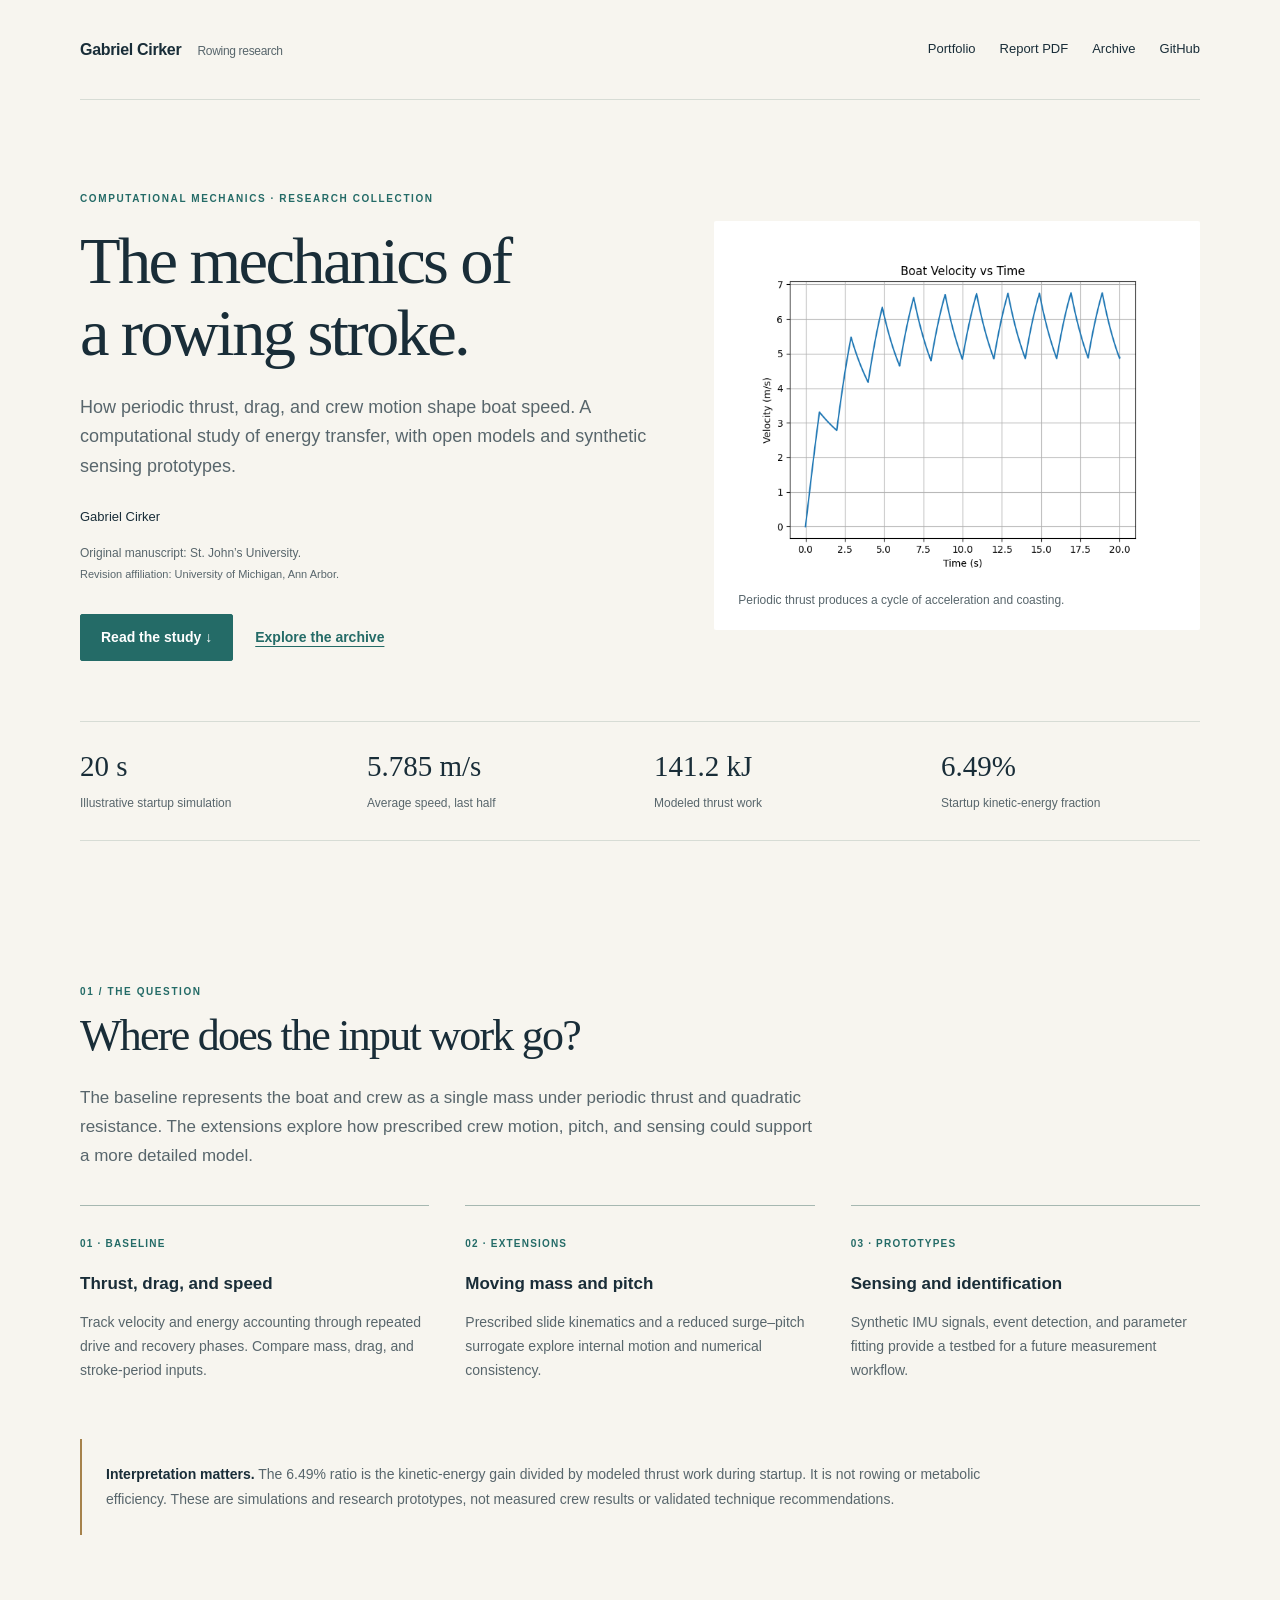
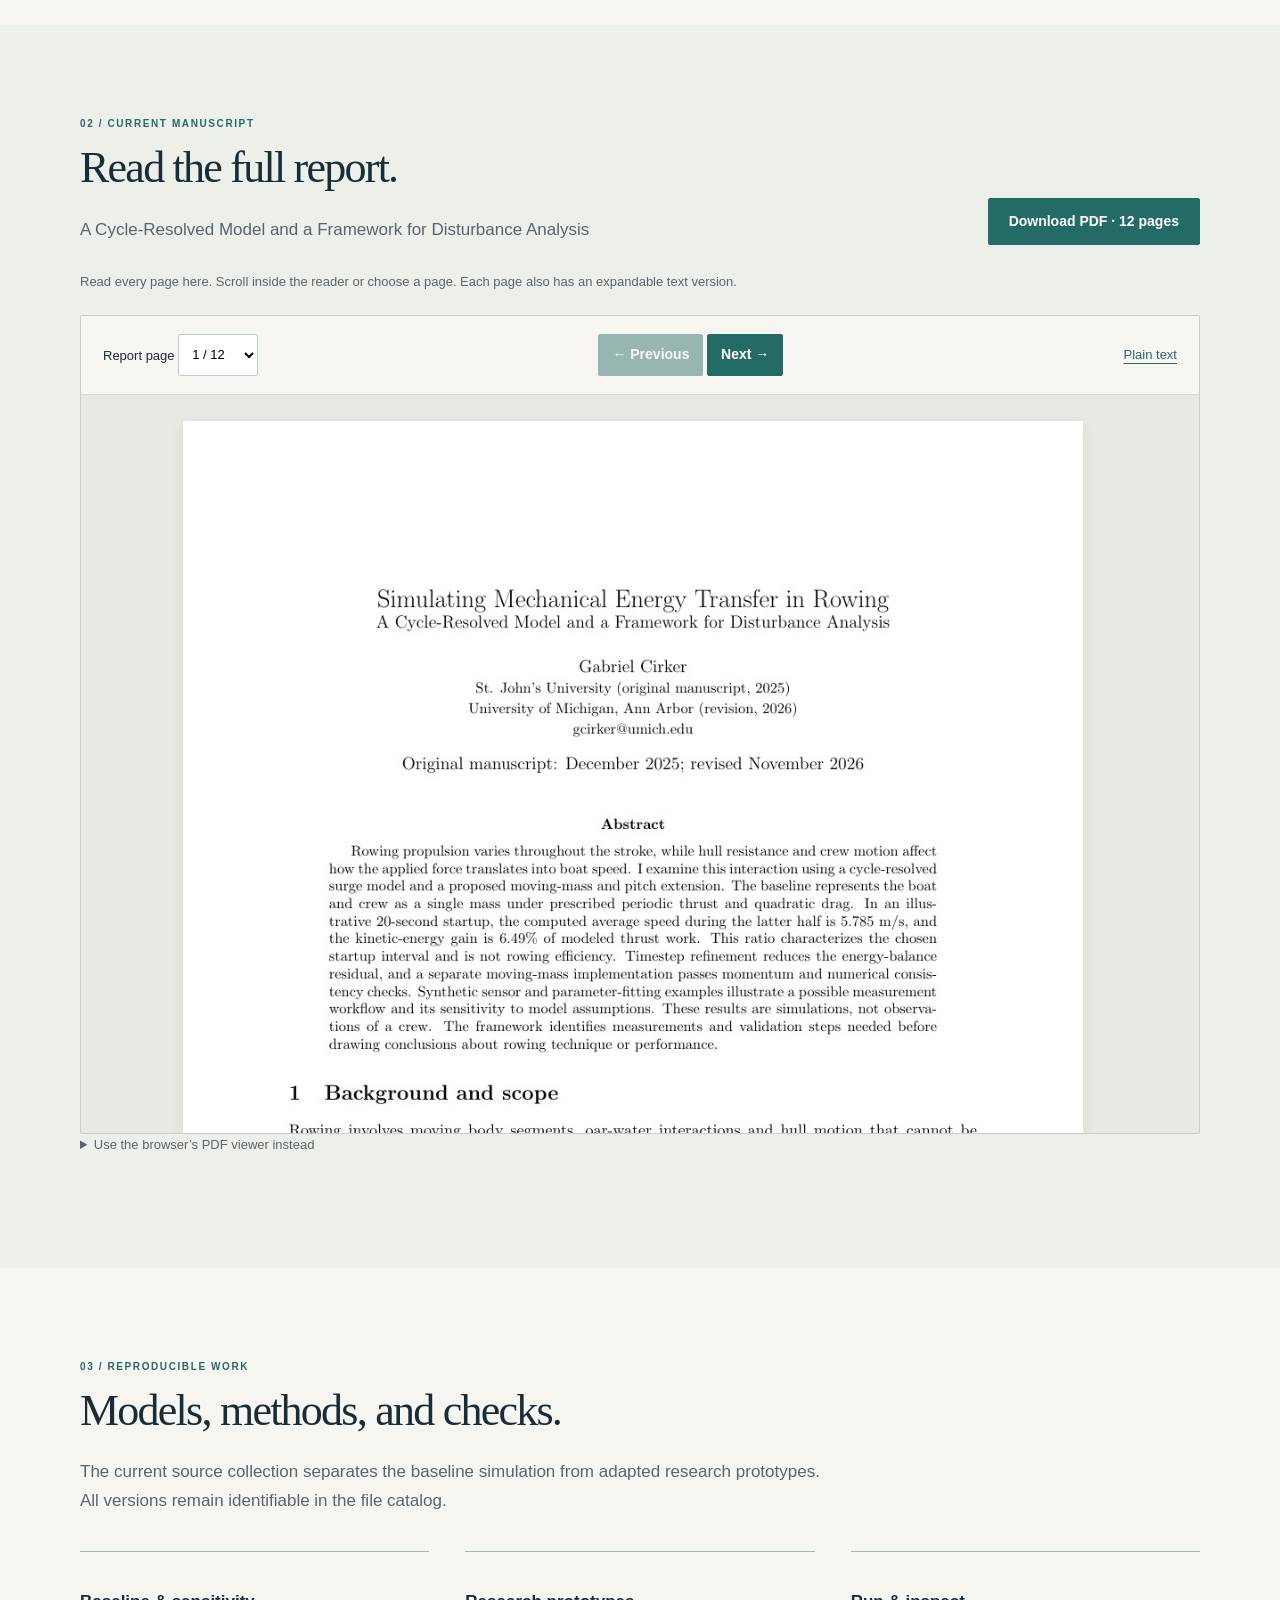
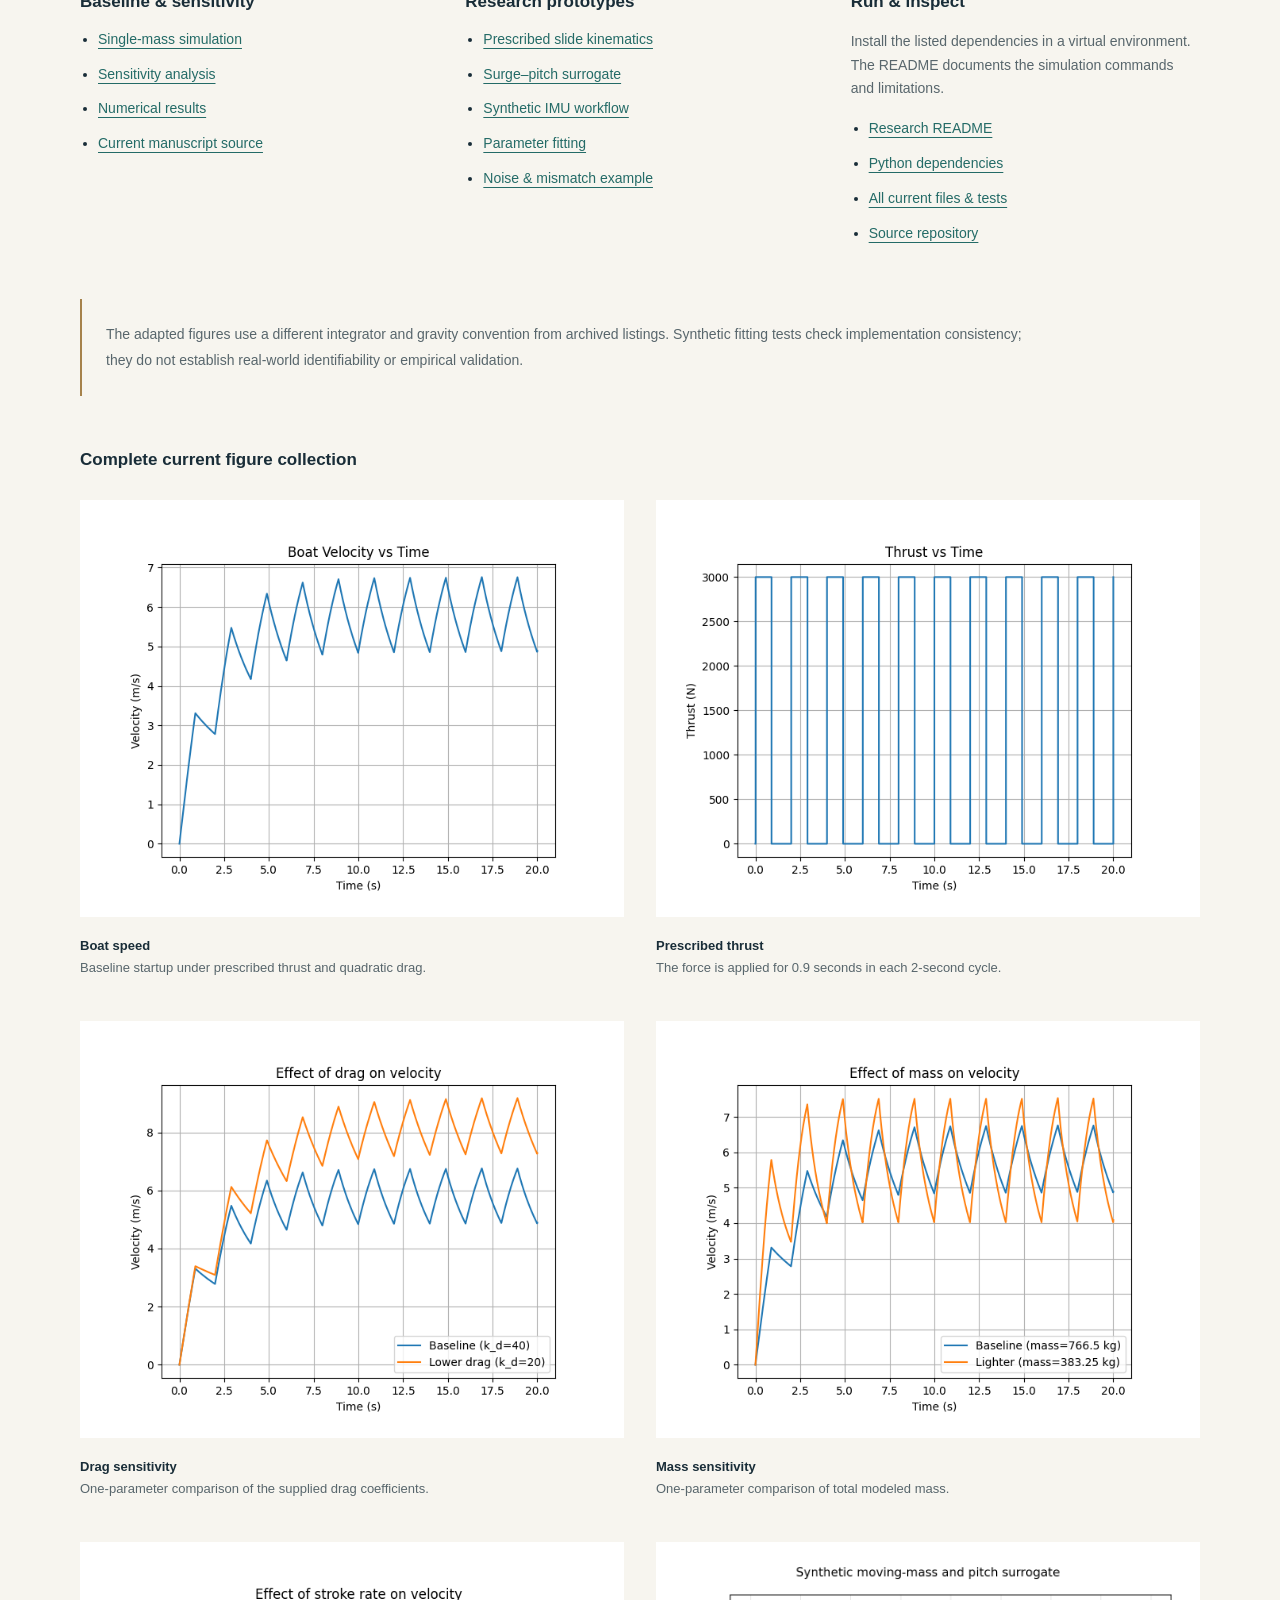
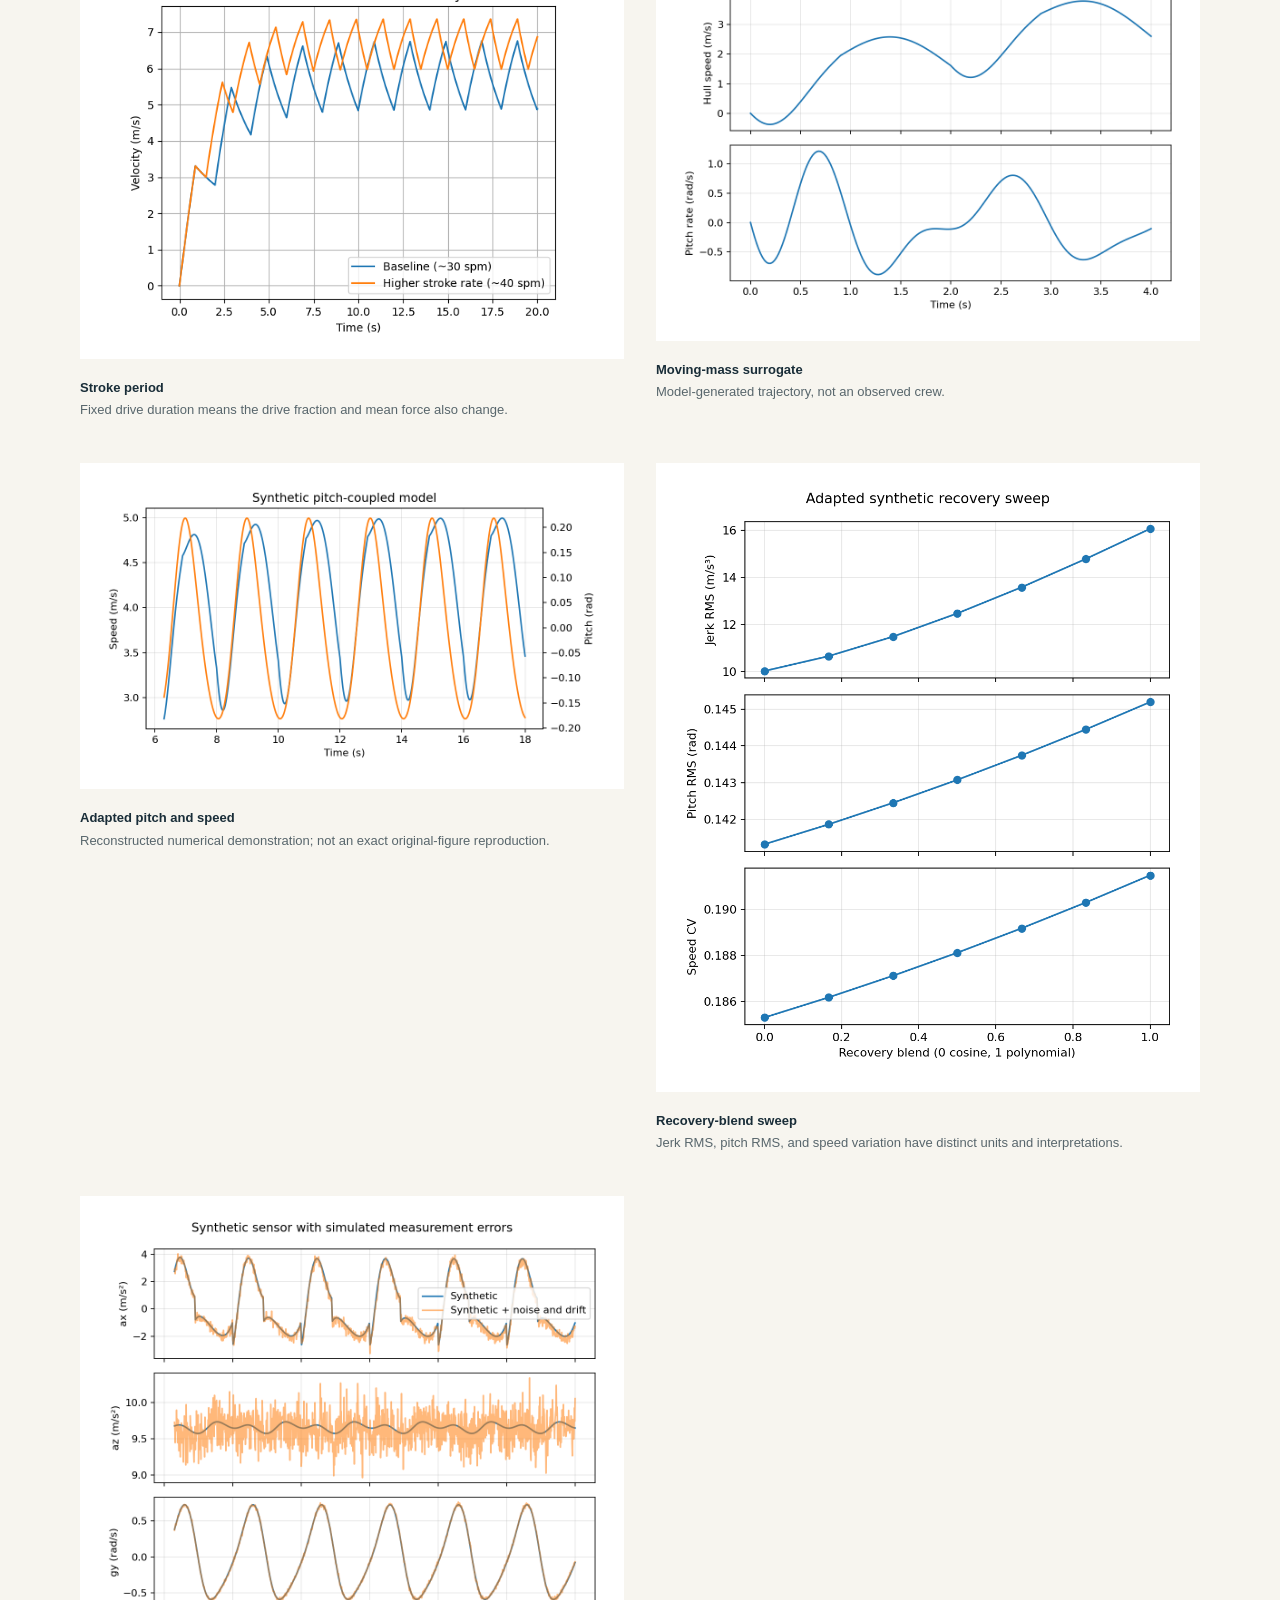
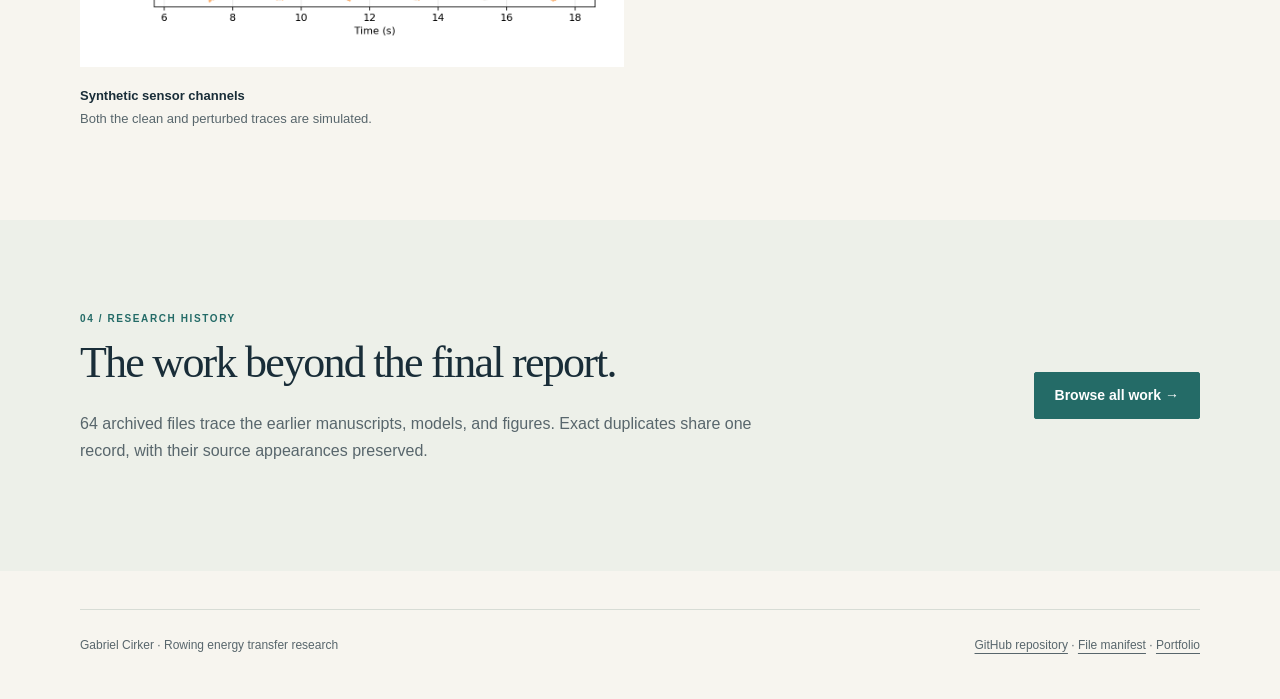
<file: docs/index.html>
<!doctype html><html lang="en"><head><meta charset="utf-8"><meta name="viewport" content="width=device-width,initial-scale=1"><meta name="description" content="Gabriel Cirker’s rowing energy-transfer research: current report, reproducible models, synthetic demonstrations, and a versioned research archive."><title>Rowing Energy Transfer | Gabriel Cirker</title><link rel="stylesheet" href="assets/style.css?v=editorial-2"></head><body><a class="skip" href="#main">Skip to content</a><header><div class="wrap"><a class="brand" href="https://gabrielcirker.github.io/">Gabriel Cirker <span>Rowing research</span></a><nav aria-label="Main navigation"><a href="https://gabrielcirker.github.io/">Portfolio</a><a href="report/rowing-report.pdf">Report PDF</a><a href="archive.html">Archive</a><a href="https://github.com/gabrielcirker/rowing-research">GitHub</a></nav></div></header><main id="main"><section class="hero"><div class="wrap"><div class="hero-grid"><div><div class="eyebrow">Computational mechanics · Research collection</div><h1>The mechanics of a rowing stroke.</h1><p>How periodic thrust, drag, and crew motion shape boat speed. A computational study of energy transfer, with open models and synthetic sensing prototypes.</p><p class="author">Gabriel Cirker</p><p class="affiliation">Original manuscript: St. John’s University.<br><small>Revision affiliation: University of Michigan, Ann Arbor.</small></p><div class="actions"><a class="button light" href="#report">Read the study ↓</a><a class="button ghost" href="archive.html">Explore the archive</a></div></div><figure class="hero-chart"><img src="work/figures/speed_plot.png" alt="Baseline simulated boat velocity over the 20-second startup"><figcaption>Periodic thrust produces a cycle of acceleration and coasting.</figcaption></figure></div><div class="stats"><div class="stat"><strong>20 s</strong><span>Illustrative startup simulation</span></div><div class="stat"><strong>5.785 m/s</strong><span>Average speed, last half</span></div><div class="stat"><strong>141.2 kJ</strong><span>Modeled thrust work</span></div><div class="stat"><strong>6.49%</strong><span>Startup kinetic-energy fraction</span></div></div></div></section>
<section id="overview"><div class="wrap"><div class="eyebrow">01 / The question</div><h2>Where does the input work go?</h2><p class="intro">The baseline represents the boat and crew as a single mass under periodic thrust and quadratic resistance. The extensions explore how prescribed crew motion, pitch, and sensing could support a more detailed model.</p><div class="grid"><article class="card"><span class="number">01 · BASELINE</span><h3>Thrust, drag, and speed</h3><p>Track velocity and energy accounting through repeated drive and recovery phases. Compare mass, drag, and stroke-period inputs.</p></article><article class="card"><span class="number">02 · EXTENSIONS</span><h3>Moving mass and pitch</h3><p>Prescribed slide kinematics and a reduced surge–pitch surrogate explore internal motion and numerical consistency.</p></article><article class="card"><span class="number">03 · PROTOTYPES</span><h3>Sensing and identification</h3><p>Synthetic IMU signals, event detection, and parameter fitting provide a testbed for a future measurement workflow.</p></article></div><aside class="note"><strong>Interpretation matters.</strong> The 6.49% ratio is the kinetic-energy gain divided by modeled thrust work during startup. It is not rowing or metabolic efficiency. These are simulations and research prototypes, not measured crew results or validated technique recommendations.</aside></div></section>
<section id="report" class="soft"><div class="wrap"><div class="section-top"><div><div class="eyebrow">02 / Current manuscript</div><h2>Read the full report.</h2><p class="intro">A Cycle-Resolved Model and a Framework for Disturbance Analysis</p></div><a class="button" href="report/rowing-report.pdf" download>Download PDF · 12 pages</a></div><p class="reader-help">Read every page here. Scroll inside the reader or choose a page. Each page also has an expandable text version.</p><div class="reader"><div class="reader-bar"><label for="page-select">Report page <select id="page-select"><option value="1">1 / 12</option><option value="2">2 / 12</option><option value="3">3 / 12</option><option value="4">4 / 12</option><option value="5">5 / 12</option><option value="6">6 / 12</option><option value="7">7 / 12</option><option value="8">8 / 12</option><option value="9">9 / 12</option><option value="10">10 / 12</option><option value="11">11 / 12</option><option value="12">12 / 12</option></select></label><div><button id="prev-page" type="button">← Previous</button> <button id="next-page" type="button">Next →</button></div><a href="report/report.txt">Plain text</a></div><div class="reader-pages" id="reader-pages" tabindex="0" aria-label="Scrollable full report"><figure class="page" id="page-1"><img src="report/pages/page-01.jpg" width="1010" height="1307" loading="lazy" alt="Rowing research report, page 1 of 12"><figcaption>Page 1 of 12</figcaption><details><summary>Read page text</summary><pre>Simulating Mechanical Energy Transfer in Rowing
A Cycle-Resolved Model and a Framework for Disturbance Analysis
Gabriel Cirker
St. John’s University (original manuscript, 2025)
University of Michigan, Ann Arbor (revision, 2026)
gcirker@umich.edu
Original manuscript: December 2025; revised November 2026
Abstract
Rowing propulsion varies throughout the stroke, while hull resistance and crew motion affect
how the applied force translates into boat speed. I examine this interaction using a cycle-resolved
surge model and a proposed moving-mass and pitch extension. The baseline represents the boat
and crew as a single mass under prescribed periodic thrust and quadratic drag. In an illus-
trative 20-second startup, the computed average speed during the latter half is 5.785 m/s, and
the kinetic-energy gain is 6.49% of modeled thrust work. This ratio characterizes the chosen
startup interval and is not rowing efficiency. Timestep refinement reduces the energy-balance
residual, and a separate moving-mass implementation passes momentum and numerical consis-
tency checks. Synthetic sensor and parameter-fitting examples illustrate a possible measurement
workflow and its sensitivity to model assumptions. These results are simulations, not observa-
tions of a crew. The framework identifies measurements and validation steps needed before
drawing conclusions about rowing technique or performance.
1
Background and scope
Rowing involves moving body segments, oar-water interactions and hull motion that cannot be
resolved by this single-mass model. A biomechanical review by Baudouin and Hawkins discusses
performance factors and velocity fluctuations [1]; it provides context rather than validation of the
present parameter choices. Hill and Fahrig examined how within-stroke velocity fluctuations can af-
fect race time using a mathematical approximation [3]. Mola develops a higher-fidelity treatment of
rowing-boat dynamics [4], illustrating the additional modeling detail beyond the present surrogate.
A useful next step is to fit time-resolved thrust and speed to independent measurements, assess
parameter uncertainty, and compare predictions with held-out strokes. A longer simulation with
a cycle-to-cycle convergence criterion would distinguish startup behavior from periodic operation.
Comparisons of stroke rates should specify whether mean thrust, work per stroke, or average power
is held fixed.
2
Model
The boat and crew are represented by a single mass m with speed v. The equation of motion is
mdv
dt = F(t) −kv2.
(1)
1
</pre></details></figure><figure class="page" id="page-2"><img src="report/pages/page-02.jpg" width="1010" height="1307" loading="lazy" alt="Rowing research report, page 2 of 12"><figcaption>Page 2 of 12</figcaption><details><summary>Read page text</summary><pre>For the baseline, m = 766.5 kg, k = 40 kg/m, and the prescribed thrust is 3000 N for 0.9 seconds in
each 2-second cycle, followed by zero thrust. The boat starts from rest. These values are illustrative
model inputs, not measurements from a crew.
The model calculates thrust work W =
R
Fv dt, drag work D =
R
kv3 dt and the change in
kinetic energy ∆K = m(v2
f −v2
0)/2. In the continuous model W −D = ∆K. Thrust work on the
modeled mass is not the rowers’ total mechanical or metabolic work. The ratio ∆K/W describes
how much input work remains as kinetic energy at the end of this startup interval; it is not rowing
efficiency and depends on the interval chosen.
2.1
Stroke cycle and energy accounting
With cycle period T = 2 s and drive duration d = 0.9 s, the prescribed force is Fd when 0 ≤
t mod T &lt; d, and zero otherwise. The resulting duty fraction is d/T = 0.45. The force acts on the
combined modeled mass; it is not a direct measurement of force at an oar handle or a physiological
power estimate.
Multiplying the equation of motion by v and integrating gives the continuous energy balance
W −D = ∆K. The discrete calculation evaluates force at the new grid time and power using
the previous velocity; the squared velocity update introduces a step-dependent residual. A small
residual is a necessary consistency check, but does not verify the drag coefficient or thrust model.
Velocity is clipped at zero in the code, so an energy balance would also need to account for that
operation if it became active. It is not active in the reported baseline.
2.2
Numerical formulation and sensitivity design
For the baseline, the sampled force is evaluated at ti and applied over the preceding velocity update.
With vi−1 denoting the previous speed, the implemented step is
vi = max

0, vi−1 + ∆t
m (F(ti) −kv2
i−1)

.
(2)
The cumulative thrust and drag work use the same force samples and previous speeds. Without
clipping, substituting this update into the kinetic-energy difference gives an additional term 1
2m(vi−
vi−1)2 at every step. Consequently, finite-step work and kinetic-energy differences need not balance
exactly. The reported residual and timestep comparison quantify this discretization error for the
chosen baseline. Stroke-transition timing can also affect results; a convergence check should refine
both the timestep and the representation of the drive and recovery intervals.
The sensitivity scenarios vary one input in the supplied script at a time: drag from 40 to 20
kg/m, mass from 766.5 to 383.25 kg, and period from 2.0 to 1.5 s. In the period case, the 0.9 s
drive is held fixed, so the duty fraction increases from 0.45 to 0.60. The mean applied force over a
complete cycle therefore also increases. These comparisons isolate code inputs but not necessarily a
physiological or equal-work intervention. The last-half average is a finite-window statistic, and the
endpoint sample is included in the discrete mean. A cycle-convergence criterion would be needed
to characterize a periodic regime independently of the chosen 20-second horizon.
3
Method and results
The equation is integrated with explicit Euler steps of 0.01 seconds for 20 seconds. The baseline
average speed over the latter half is 5.785 m/s and the maximum is 6.759 m/s. Thrust work is
approximately 141.2 kJ, drag work 132.3 kJ and kinetic energy gain 9.17 kJ. The gain is 6.49%
2
</pre></details></figure><figure class="page" id="page-3"><img src="report/pages/page-03.jpg" width="1010" height="1307" loading="lazy" alt="Rowing research report, page 3 of 12"><figcaption>Page 3 of 12</figcaption><details><summary>Read page text</summary><pre>of thrust work. The difference of about −316 J in W −D −∆K is a numerical residual from the
discrete scheme.
At a 0.005-second step the residual is about −158 J; at 0.001 seconds it is about −31 J. The
corresponding latter-half average speeds are 5.782 and 5.781 m/s. This convergence check addresses
discretization, not the physical accuracy of the inputs.
Figure 1: Baseline speed during the 20-second simulation.
3.1
Parameter comparisons and limitations
With the default step, halving drag raises the latter-half average speed to 8.162 m/s; halving mass
gives 5.719 m/s over the same finite interval. Shortening the cycle from 2.0 to 1.5 seconds gives
6.673 m/s, but keeping the drive at 0.9 seconds also increases the drive fraction and input. This is
therefore not an isolated comparison at constant work or power.
The model excludes blade slip, rower motion relative to the shell, varying force profiles, wind and
waves. It has not been calibrated or compared with measured trajectories. More realistic thrust and
drag measurements, timestep checks and experimental validation would be needed before applying
the numerical predictions to a crew.
3.2
Sensitivity profiles
Figures 2–4 show the complete transient profiles rather than only the summary averages. The
mass comparison changes acceleration and stroke-to-stroke fluctuations as well as the finite-interval
average. The 20-second averages do not prove that a periodic steady state has been reached. Lower
drag changes the relationship between thrust, speed and work, so it is not a comparison at equal
3
</pre></details></figure><figure class="page" id="page-4"><img src="report/pages/page-04.jpg" width="1010" height="1307" loading="lazy" alt="Rowing research report, page 4 of 12"><figcaption>Page 4 of 12</figcaption><details><summary>Read page text</summary><pre>mechanical power.
The higher-rate case uses a longer fraction of each cycle for the drive and
therefore changes more than stroke frequency.
Figure 2: Velocity for baseline and lower drag.
4
Moving-mass extension
The lumped model makes the hull and crew move as one mass. To examine recovery motion, I
consider a reduced model in which the crew center of mass moves relative to the hull. Let mb be
the hull-fixed mass, mr the moving mass, M = mb + mr, Xb the hull position, and xr the crew
position relative to the hull. The combined center of mass is
Xc = Xb + mr
M xr.
(3)
If external surge forces are represented by thrust F and drag D, differentiating twice gives
M ¨Xb = F −D −mr¨xr.
(4)
A prescribed internal acceleration changes hull acceleration even though it does not change total
momentum in an isolated system. The sign depends on the coordinate direction. The relation
follows from the two-mass assumptions; it does not determine crew trajectory, blade force, or
internal work. Measured or explicitly prescribed motion would be needed to evaluate the term. The
appendix’s prescribed trajectory uses a half-cosine drive followed by a cosine, fifth-order polynomial,
or blended recovery. I reconstructed this component as src/slide kinematics.py; tests compare
its analytic derivatives with finite differences away from transitions.
Position and velocity are
continuous at the drive–recovery boundary, but acceleration may jump there. This component
alone does not reproduce the original multibody or IMU figures.
4
</pre></details></figure><figure class="page" id="page-5"><img src="report/pages/page-05.jpg" width="1010" height="1307" loading="lazy" alt="Rowing research report, page 5 of 12"><figcaption>Page 5 of 12</figcaption><details><summary>Read page text</summary><pre>Figure 3: Velocity for baseline and lower mass.
4.1
Pitch and disturbance resistance: a proposed surrogate
A possible extension represents pitch θ with effective inertia, damping, and restoring stiffness:
Iθ¨θ + cθ ˙θ + kθθ = τ(t).
(5)
A phenomenological drag law can then be written D = kv2(1 + αθ2 + β ˙θ2) for forward motion.
The coefficients must carry units consistent with the dimensionless multiplier and must be fitted
or independently supported.
The incremental work
R
kv3(αθ2 + β ˙θ2)dt compares terms at the
same instantaneous speed. It is not automatically the difference between two coupled simulations,
because changing drag can also change speed and pitch.
These equations are implemented in
a separate reconstructed research prototype using the parameter values in the appendix.
The
reconstruction passes unforced momentum and numerical refinement checks. It has not reproduced
the original synthetic figures or been experimentally validated; its prescribed kinematics and pitch
law are hypotheses.
4.2
Speed fluctuations and power
For v = ¯v + u, with ⟨u⟩= 0, the exact identity is
⟨v3⟩= ¯v3 + 3¯v⟨u2⟩+ ⟨u3⟩.
(6)
For nonnegative speeds, convexity implies ⟨v3⟩≥¯v3. Under this model a variable speed at fixed
mean speed and fixed drag coefficient requires at least as much average drag power as constant
speed. This comparison does not establish that reducing hull speed fluctuations always improves
race performance: changing technique may alter propulsion, crew motion, and other losses. The
model makes the energetic assumption explicit rather than providing a coaching prescription.
5
</pre></details></figure><figure class="page" id="page-6"><img src="report/pages/page-06.jpg" width="1010" height="1307" loading="lazy" alt="Rowing research report, page 6 of 12"><figcaption>Page 6 of 12</figcaption><details><summary>Read page text</summary><pre>Figure 4: Velocity for two cycle periods with fixed drive duration.
4.3
Extended model and uncertainty
The moving-mass formulation separates the speed of the hull from the speed of the total center of
mass. This distinction matters when interpreting a hull-mounted sensor: the internal acceleration
term can cause a hull-speed fluctuation without creating or destroying total momentum.
The
model still prescribes the crew motion rather than solving for muscle, seat, foot-stretcher and oar
forces. Its pitch response is an effective oscillator, and the pitch-dependent drag expression is a
parameterization rather than a measured hydrodynamic law.
The archived manuscript contains more than one simulator. One version uses a moving-mass
term in surge and a pitch moment tied to slide position; another uses a different motion and a pitch
moment tied to crew acceleration, without the same surge coupling. Their parameter sets and force
profiles differ, so results from the two formulations should not be pooled. The present reconstructed
implementation follows the first family with adaptive time integration. The alternative archived
beta-pulse routine normalizes by the maximum of the supplied array; in the listed scalar ODE call
that can produce a constant normalized force or an undefined value at zero. The model comparisons
here therefore do not use that routine.
The recovered IMU methods also represent different levels of approximation. The implemented
filter integrates small-angle roll and pitch rates and corrects them toward an accelerometer-derived
gravity direction.
Its interpretation depends on sensor placement and the assumption that ac-
celeration supplies a useful gravity reference. Dynamic acceleration can contaminate orientation
estimates.
The original source describes a separate quaternion-based pipeline, but that is not
equivalent to the small-angle routine and has not been reconstructed here. The synthetic sensor
and filter in this project share a positive vertical gravity-at-rest convention, addressing the sign
mismatch between the earlier synthetic generator and its filter; this is a convention choice, not
validation of the sensor model.
6
</pre></details></figure><figure class="page" id="page-7"><img src="report/pages/page-07.jpg" width="1010" height="1307" loading="lazy" alt="Rowing research report, page 7 of 12"><figcaption>Page 7 of 12</figcaption><details><summary>Read page text</summary><pre>Figure 5: Prescribed thrust profile.
5
Measurement and system identification
To connect the model to measurements, a future protocol could synchronize a hull-mounted inertial
measurement unit, independent speed measurements, stroke events, and a force or power proxy.
Sensor orientation, gravity removal, mounting, calibration, sampling and filtering should be docu-
mented before calculating acceleration or pitch features. Integrating acceleration to obtain speed
requires independent drift correction. A rowing sensor review discusses measurement choices and
their constraints [2]. Brice and colleagues assessed inertial measurements of torso and pelvis angles
in elite rowers against a reference system [5]; this supports further measurement work but does not
validate a hull disturbance index. Events detected from a hull signal should be checked against an
independent stroke reference rather than assumed to coincide with the catch or finish.
Let yi denote measured waveforms or features and ˆyi(ψ) their model counterparts. A candidate
fit minimizes P
i(yi−ˆyi)T Σ−1
i (yi−ˆyi)+λΩ(ψ) over physically admissible parameters. The covariance
or weighting matrix Σi and regularizer Ωmust be specified before fitting. Sensitivity rank, profile
likelihood or comparable diagnostics are needed to examine whether parameters can be separated;
a good waveform fit alone does not prove identifiability. Validation should use held-out sessions or
trials, report uncertainty and compare predictions with independently measured outcomes.
5.1
Synthetic reconstruction and checks
The source manuscript’s synthetic demonstration is distinct from such empirical validation.
I
reconstructed uniform resampling and a small-angle complementary filter from its listing, with
tests for stationary tilt and interpolation.
The original listing’s synthetic accelerometer uses a
negative gravity sign while its preprocessing equations assume positive vertical gravity at rest. The
reconstructed synthetic sensor adopts the filter’s positive vertical gravity at rest; a stationary test
7
</pre></details></figure><figure class="page" id="page-8"><img src="report/pages/page-08.jpg" width="1010" height="1307" loading="lazy" alt="Rowing research report, page 8 of 12"><figcaption>Page 8 of 12</figcaption><details><summary>Read page text</summary><pre>checks this convention. Its small-angle planar acceleration approximation is not a validated full
inertial sensor model.
A reconstructed acceleration-magnitude peak detector was checked on regularly spaced synthetic
pulses; its peaks are candidate events, not validated catch labels. A separate least-squares prototype
fits pitch-drag and trim coefficients to modeled speed and pitch-rate observations.
For a four-
second noiseless simulation generated by the same model, it recovered the inputs 2.5 and 18000
to the printed precision. This inverse-crime test checks implementation only; it does not establish
parameter identifiability under noise, model mismatch, or real measurement conditions. In one
fixed-seed synthetic trial with speed noise standard deviation 0.01 m/s and pitch-rate noise 0.002
rad/s, the fitted pitch-drag coefficient was 2.31 for a true value of 2.5. With the same data and the
drag coefficient fixed 10 percent too high, the fitted coefficient fell near zero, while the optimizer still
reported success. This single example illustrates model dependence, not a statistical uncertainty
interval.
The synthetic trajectory in Figure 6 has large pitch rates and even brief backward hull motion
from rest; it is illustrative, not a realistic prediction. The source manuscript’s original synthetic
figures have not been independently reproduced. An adapted recovery-blend sweep follows the
listing’s three plotted metrics rather than the cost-per-distance quantity described in the original
caption.
In this reconstruction, increasing the blend from 0 to 1 increases the computed jerk
RMS, pitch RMS, and speed coefficient of variation. These outcomes depend on the prescribed
trajectory, model parameters, and numerical timestep; the acceleration discontinuities also make
numerical jerk sensitive to sampling. They do not establish a technique recommendation.
The original cohort example ranks recordings by the mean of an index standardized separately
within each recording. That mean is zero to numerical precision, so the resulting ordering does not
establish differences between athletes. A separate archived beta-force implementation normalizes
each input array by its own maximum; called on one time point at a time, it becomes constant
at nonzero phases and undefined at zero. I therefore do not use that version for the simulations
presented here.
Figure 6: Synthetic trajectory from the reconstructed moving-mass and pitch surrogate, using
illustrative manuscript parameters.
8
</pre></details></figure><figure class="page" id="page-9"><img src="report/pages/page-09.jpg" width="1010" height="1307" loading="lazy" alt="Rowing research report, page 9 of 12"><figcaption>Page 9 of 12</figcaption><details><summary>Read page text</summary><pre>5.2
Synthetic sensitivity and implementation checks
The recovery-blend calculation varies the relative contribution of cosine and fifth-order polynomial
recovery trajectories.
The recovered plotting script evaluates hull-acceleration jerk RMS, pitch
RMS, and the coefficient of variation of speed.
In the adapted example the respective values
change from approximately 10.04 to 16.05 m/s3, 0.1413 to 0.1452 rad, and 0.1853 to 0.1915 as the
blend rises from zero to one. The acceleration can be discontinuous at a stroke transition, so a
numerically differentiated jerk is especially sensitive to timestep and should not be interpreted as
a measured athlete characteristic. Figure 7 separates the three quantities instead of plotting their
unlike units on one axis.
Figure 7: Adapted synthetic recovery-blend sweep. The plotted metrics are not disturbance work
per distance.
The synthetic sensor demonstration adds prescribed bias, random-walk drift and noise to simu-
lated channels. Both traces in Figure 8 are model-generated; the perturbed trace is not a recording
from a real crew. Candidate event detection and per-stroke features can be exercised on synthetic
signals, but the timing of acceleration peaks relative to a catch must be checked against an in-
dependent reference. The original cohort example averages a within-record standardized index,
whose mean is zero by construction; that quantity cannot provide the claimed between-athlete or-
dering. An informative cohort comparison would require a fixed reference scale, explicit definitions,
uncertainty and independent validation.
9
</pre></details></figure><figure class="page" id="page-10"><img src="report/pages/page-10.jpg" width="1010" height="1307" loading="lazy" alt="Rowing research report, page 10 of 12"><figcaption>Page 10 of 12</figcaption><details><summary>Read page text</summary><pre>Figure 8: Simulated sensor channels with added synthetic measurement errors.
6
Reproducibility and validation plan
The accompanying scripts separate the original single-mass baseline, reconstructed slide and multi-
body surrogate, IMU processing, synthetic fitting, and figure generation. The test suite checks
the baseline energy residual under timestep refinement, unforced momentum conservation in the
moving-mass model, slide derivatives, stationary gravity handling, event detection on periodic syn-
thetic pulses, and parameter recovery under selected synthetic conditions. These checks establish
consistency only within their stated assumptions; they are not experiments or proof that the nu-
merical code reproduces every archived figure.
A measured validation study should document boat class, sensor mounting and axes, timing
synchronization, calibration, environmental conditions, and independent speed and force references.
The fitting protocol should fix or independently estimate confounded parameters, report the ob-
servables and weighting used, and assess sensitivity and uncertainty across independent strokes and
sessions. Evaluation on held-out data is necessary to distinguish a model that explains training
observations from one that predicts new conditions. Until such measurements are available, the
model is best understood as a transparent framework for developing and testing hypotheses.
7
Conclusion
The baseline simulation illustrates how prescribed thrust and drag shape the speed and energy
balance of a rowing shell during startup.
The moving-mass, pitch, and sensor models extend
that framework, but their parameters and predictions require independent measurement.
The
numerical and synthetic checks support the implementation under the stated assumptions; they do
10
</pre></details></figure><figure class="page" id="page-11"><img src="report/pages/page-11.jpg" width="1010" height="1307" loading="lazy" alt="Rowing research report, page 11 of 12"><figcaption>Page 11 of 12</figcaption><details><summary>Read page text</summary><pre>not demonstrate a real-world efficiency gain. Future work should obtain synchronized force, speed,
and inertial data, test sensitivity and identifiability, and evaluate predictions on held-out sessions.
A
Model parameters and definitions
Table 1 records the baseline values used in the included simulation. The drag coefficient has units
of kg/m, equivalent to N s2/m2. These inputs define an illustrative case; they were not fitted to
the measurements of a named crew.
Table 1: Baseline inputs for the 20-second startup simulation.
Quantity
Value
Unit
Mass
766.5
kg
Drag coefficient
40
kg/m
Drive force
3000
N
Drive duration
0.9
s
Stroke period
2.0
s
Time step
0.01
s
Initial speed
0
m/s
For the moving-mass prototype, the values in the archived listing are 250 kg for the hull-fixed
mass, 500 kg for the moving mass, 0.85 m slide travel, 1200 kg m2 pitch inertia, 50,000 N m/rad
pitch stiffness, 2,500 N m s/rad pitch damping, and 18,000 N of pitch-moment gain per meter of
slide displacement. These values are effective parameters used to explore the equations; no fit or
independent uncertainty estimate is available. The baseline and extended cases therefore do not
use identical mass and force histories and should not be compared as if they were a controlled
experiment.
B
Energy and moving-mass derivations
Starting with m˙v = F −kv2 and multiplying by v yields d(mv2/2)/dt = Fv −kv3 for nonnegative
v. Integrating between two specified times gives ∆K = W −D. At an exactly repeated state,
net kinetic-energy change over a whole cycle is zero even though both thrust work and drag work
can be substantial. Consequently, the finite startup fraction ∆K/W changes with the observation
window and cannot summarize rowing efficiency in steady operation.
For the extended translation model, the absolute crew position is Xb + xr. Total translational
momentum is M ˙Xb + mr ˙xr.
Differentiation and the assumed external force balance yield the
equation in the main text. In the absence of external forces the momentum remains constant, a
property checked in the numerical tests. This relation does not by itself account for rotational
energy, work by internal actuators, or the fluid forces on the oar.
C
Scope of the synthetic sensor and fitting examples
The reconstructed synthetic sensor uses a planar approximation and a chosen gravity convention.
The signal is generated from model states, and the corrupted version adds modeled noise, bias,
and drift. This setup can check whether an analysis pipeline behaves consistently with its own
assumptions, but it cannot estimate sensor accuracy, environmental variability, or physiological
11
</pre></details></figure><figure class="page" id="page-12"><img src="report/pages/page-12.jpg" width="1010" height="1307" loading="lazy" alt="Rowing research report, page 12 of 12"><figcaption>Page 12 of 12</figcaption><details><summary>Read page text</summary><pre>effects. In particular, the small-angle filter assumes its acceleration input provides information
about gravity, an assumption that may fail during strong linear acceleration.
The fitting example estimates two surrogate coefficients while holding other inputs fixed. A
noiseless fit to data from the same model is an implementation check with a favorable model match.
The drag-mismatch example illustrates that a successful optimizer termination does not ensure a
correct physical estimate. Further work should examine different initial guesses, measurement noise
levels, time windows, parameter correlations, and independent datasets before interpreting fitted
coefficients. The original source versions, including unverified figures and listings, remain archived
with the project for reference.
References
[1] A. Baudouin and D. Hawkins, “A biomechanical review of factors affecting rowing performance,”
British Journal of Sports Medicine, 36, 396–402, 2002. https://bionics.seas.ucla.edu/ed
ucation/Rowing/Math_Model_2002_01.pdf.
[2] M. T. O. Worsey, H. G. Espinosa, J. B. Shepherd and D. V. Thiel, “A Systematic Review
of Performance Analysis in Rowing Using Inertial Sensors,” Electronics, 8(11), 1304, 2019.
https://doi.org/10.3390/electronics8111304.
[3] H. Hill and S. Fahrig, “The impact of fluctuations in boat velocity during the rowing cycle on
race time,” Scandinavian Journal of Medicine &amp; Science in Sports, 19, 585–594, 2009. https:
//doi.org/10.1111/j.1600-0838.2008.00819.x.
[4] A. Mola, Multi-physics and Multilevel Fidelity Modeling and Analysis of Olympic Rowing Boat
Dynamics, PhD thesis, Virginia Tech, 2010. https://vtechworks.lib.vt.edu/server/api/c
ore/bitstreams/4f7623b0-5169-4a45-a6e3-8b181601a912/content.
[5] S. M. Brice, E. L. Millett and B. Philippa, “The validity of using inertial measurement units to
monitor the torso and pelvis sagittal plane motion of elite rowers,” Journal of Sports Sciences,
40, 950–958, 2022. https://doi.org/10.1080/02640414.2022.2042146.
12
</pre></details></figure></div></div><details class="reader-help"><summary>Use the browser’s PDF viewer instead</summary><object data="report/rowing-report.pdf" type="application/pdf" width="100%" height="850"><p>The full report is available in the reader above.</p></object></details></div></section>
<section id="work"><div class="wrap"><div class="eyebrow">03 / Reproducible work</div><h2>Models, methods, and checks.</h2><p class="intro">The current source collection separates the baseline simulation from adapted research prototypes. All versions remain identifiable in the file catalog.</p><div class="grid"><article class="card"><h3>Baseline &amp; sensitivity</h3><ul class="code-list"><li><a href="work/src/rowing_model.py">Single-mass simulation</a></li><li><a href="work/src/rowing_analysis.py">Sensitivity analysis</a></li><li><a href="work/results/rowing_results_summary.txt">Numerical results</a></li><li><a href="work/paper/rowing_paper.tex">Current manuscript source</a></li></ul></article><article class="card"><h3>Research prototypes</h3><ul class="code-list"><li><a href="work/src/slide_kinematics.py">Prescribed slide kinematics</a></li><li><a href="work/src/multibody_model.py">Surge–pitch surrogate</a></li><li><a href="work/src/imu_processing.py">Synthetic IMU workflow</a></li><li><a href="work/src/parameter_fit.py">Parameter fitting</a></li><li><a href="work/src/fit_robustness_demo.py">Noise &amp; mismatch example</a></li></ul></article><article class="card"><h3>Run &amp; inspect</h3><p>Install the listed dependencies in a virtual environment. The README documents the simulation commands and limitations.</p><ul class="code-list"><li><a href="work/README.md">Research README</a></li><li><a href="work/requirements.txt">Python dependencies</a></li><li><a href="archive.html?status=Current">All current files &amp; tests</a></li><li><a href="https://github.com/gabrielcirker/rowing-research">Source repository</a></li></ul></article></div><aside class="note">The adapted figures use a different integrator and gravity convention from archived listings. Synthetic fitting tests check implementation consistency; they do not establish real-world identifiability or empirical validation.</aside><h3>Complete current figure collection</h3><div class="figure-grid"><figure><a href="work/figures/speed_plot.png"><img src="work/figures/speed_plot.png" loading="lazy" alt="Boat speed: Baseline startup under prescribed thrust and quadratic drag."></a><figcaption><strong>Boat speed</strong><br>Baseline startup under prescribed thrust and quadratic drag.</figcaption></figure><figure><a href="work/figures/thrust_plot.png"><img src="work/figures/thrust_plot.png" loading="lazy" alt="Prescribed thrust: The force is applied for 0.9 seconds in each 2-second cycle."></a><figcaption><strong>Prescribed thrust</strong><br>The force is applied for 0.9 seconds in each 2-second cycle.</figcaption></figure><figure><a href="work/figures/drag_effect.png"><img src="work/figures/drag_effect.png" loading="lazy" alt="Drag sensitivity: One-parameter comparison of the supplied drag coefficients."></a><figcaption><strong>Drag sensitivity</strong><br>One-parameter comparison of the supplied drag coefficients.</figcaption></figure><figure><a href="work/figures/mass_effect.png"><img src="work/figures/mass_effect.png" loading="lazy" alt="Mass sensitivity: One-parameter comparison of total modeled mass."></a><figcaption><strong>Mass sensitivity</strong><br>One-parameter comparison of total modeled mass.</figcaption></figure><figure><a href="work/figures/stroke_effect.png"><img src="work/figures/stroke_effect.png" loading="lazy" alt="Stroke period: Fixed drive duration means the drive fraction and mean force also change."></a><figcaption><strong>Stroke period</strong><br>Fixed drive duration means the drive fraction and mean force also change.</figcaption></figure><figure><a href="work/figures/synthetic_surrogate.png"><img src="work/figures/synthetic_surrogate.png" loading="lazy" alt="Moving-mass surrogate: Model-generated trajectory, not an observed crew."></a><figcaption><strong>Moving-mass surrogate</strong><br>Model-generated trajectory, not an observed crew.</figcaption></figure><figure><a href="work/figures/adapted_pitch_and_speed.png"><img src="work/figures/adapted_pitch_and_speed.png" loading="lazy" alt="Adapted pitch and speed: Reconstructed numerical demonstration; not an exact original-figure reproduction."></a><figcaption><strong>Adapted pitch and speed</strong><br>Reconstructed numerical demonstration; not an exact original-figure reproduction.</figcaption></figure><figure><a href="work/figures/adapted_smoothness_sweep.png"><img src="work/figures/adapted_smoothness_sweep.png" loading="lazy" alt="Recovery-blend sweep: Jerk RMS, pitch RMS, and speed variation have distinct units and interpretations."></a><figcaption><strong>Recovery-blend sweep</strong><br>Jerk RMS, pitch RMS, and speed variation have distinct units and interpretations.</figcaption></figure><figure><a href="work/figures/adapted_synthetic_imu.png"><img src="work/figures/adapted_synthetic_imu.png" loading="lazy" alt="Synthetic sensor channels: Both the clean and perturbed traces are simulated."></a><figcaption><strong>Synthetic sensor channels</strong><br>Both the clean and perturbed traces are simulated.</figcaption></figure></div></div></section>
<section class="soft"><div class="wrap"><div class="archive-banner"><div><div class="eyebrow">04 / Research history</div><h2>The work beyond the final report.</h2><p>64 archived files trace the earlier manuscripts, models, and figures. Exact duplicates share one record, with their source appearances preserved.</p></div><a href="archive.html" class="button light">Browse all work →</a></div></div></section></main><footer><div class="wrap"><span>Gabriel Cirker · Rowing energy transfer research</span><span><a href="https://github.com/gabrielcirker/rowing-research">GitHub repository</a> · <a href="archive/catalog.json">File manifest</a> · <a href="https://gabrielcirker.github.io/">Portfolio</a></span></div></footer><script src="assets/main.js" defer></script></body></html>
</file>
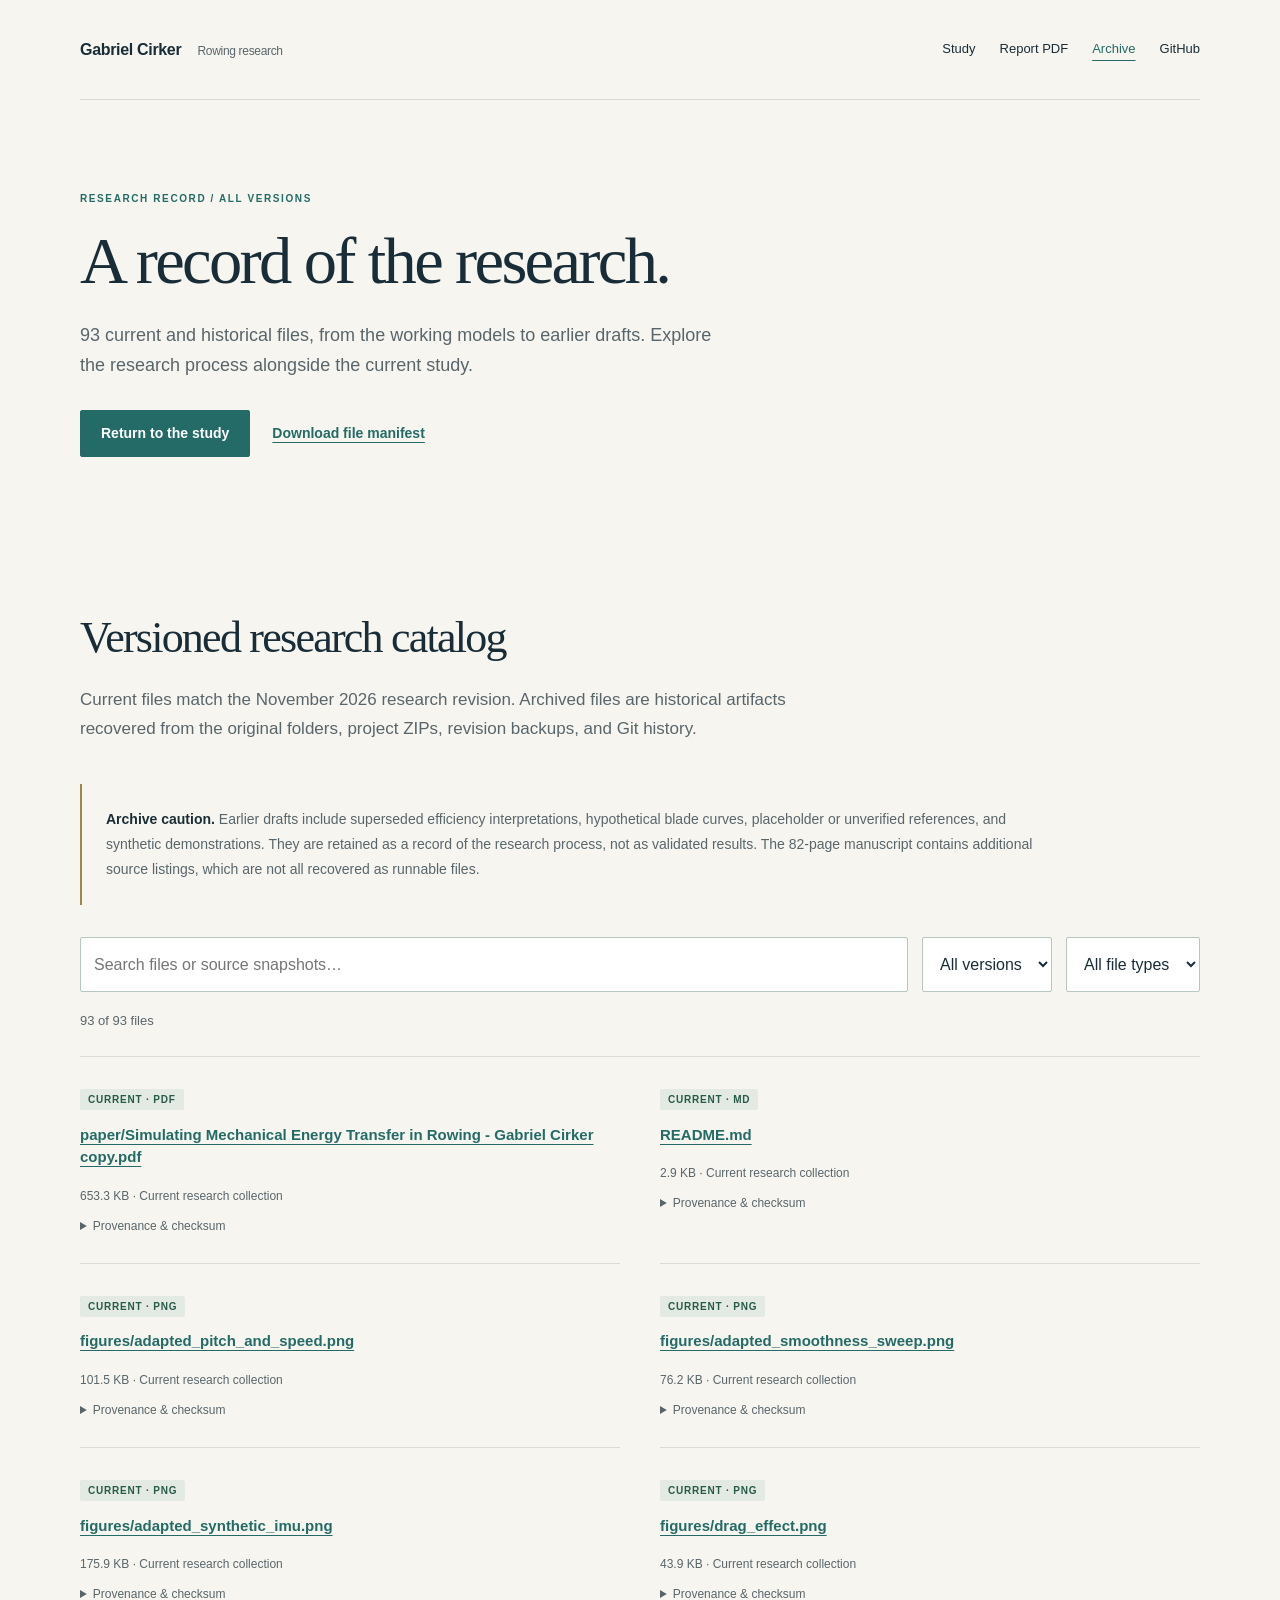
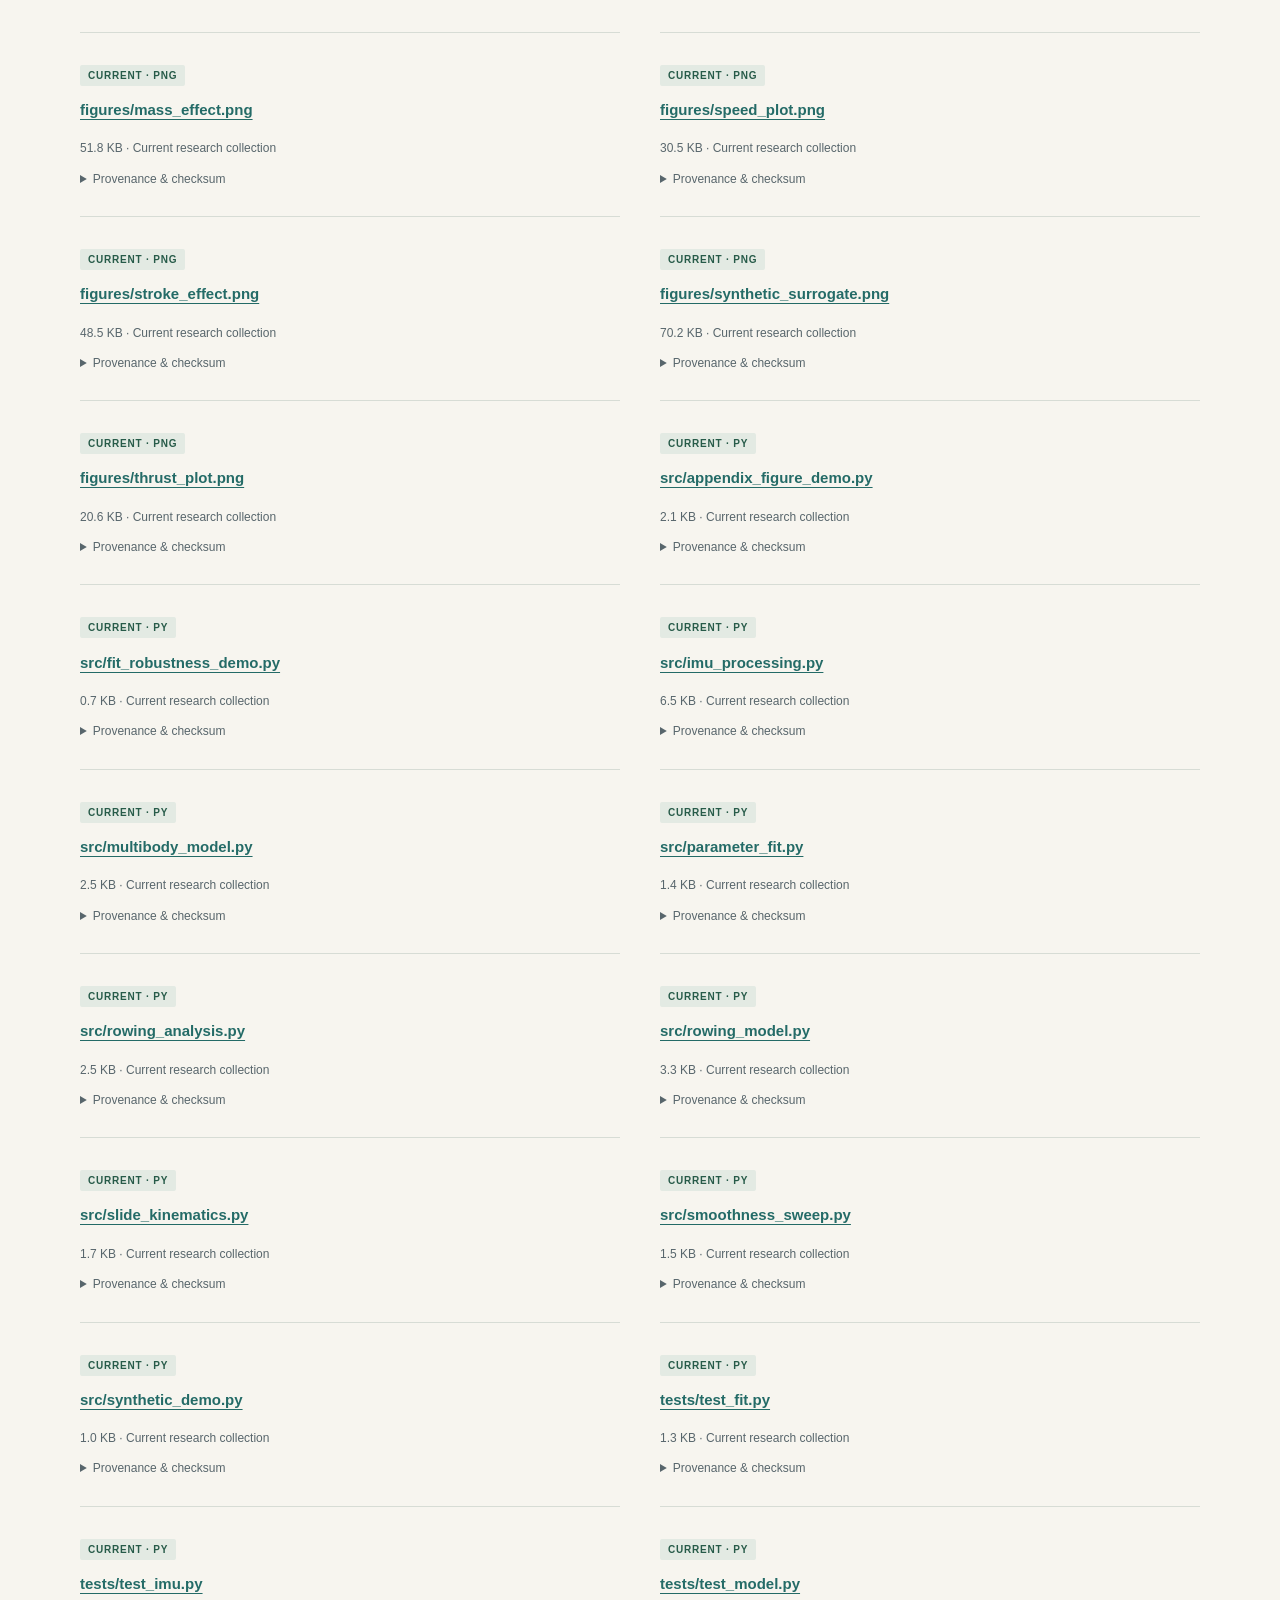
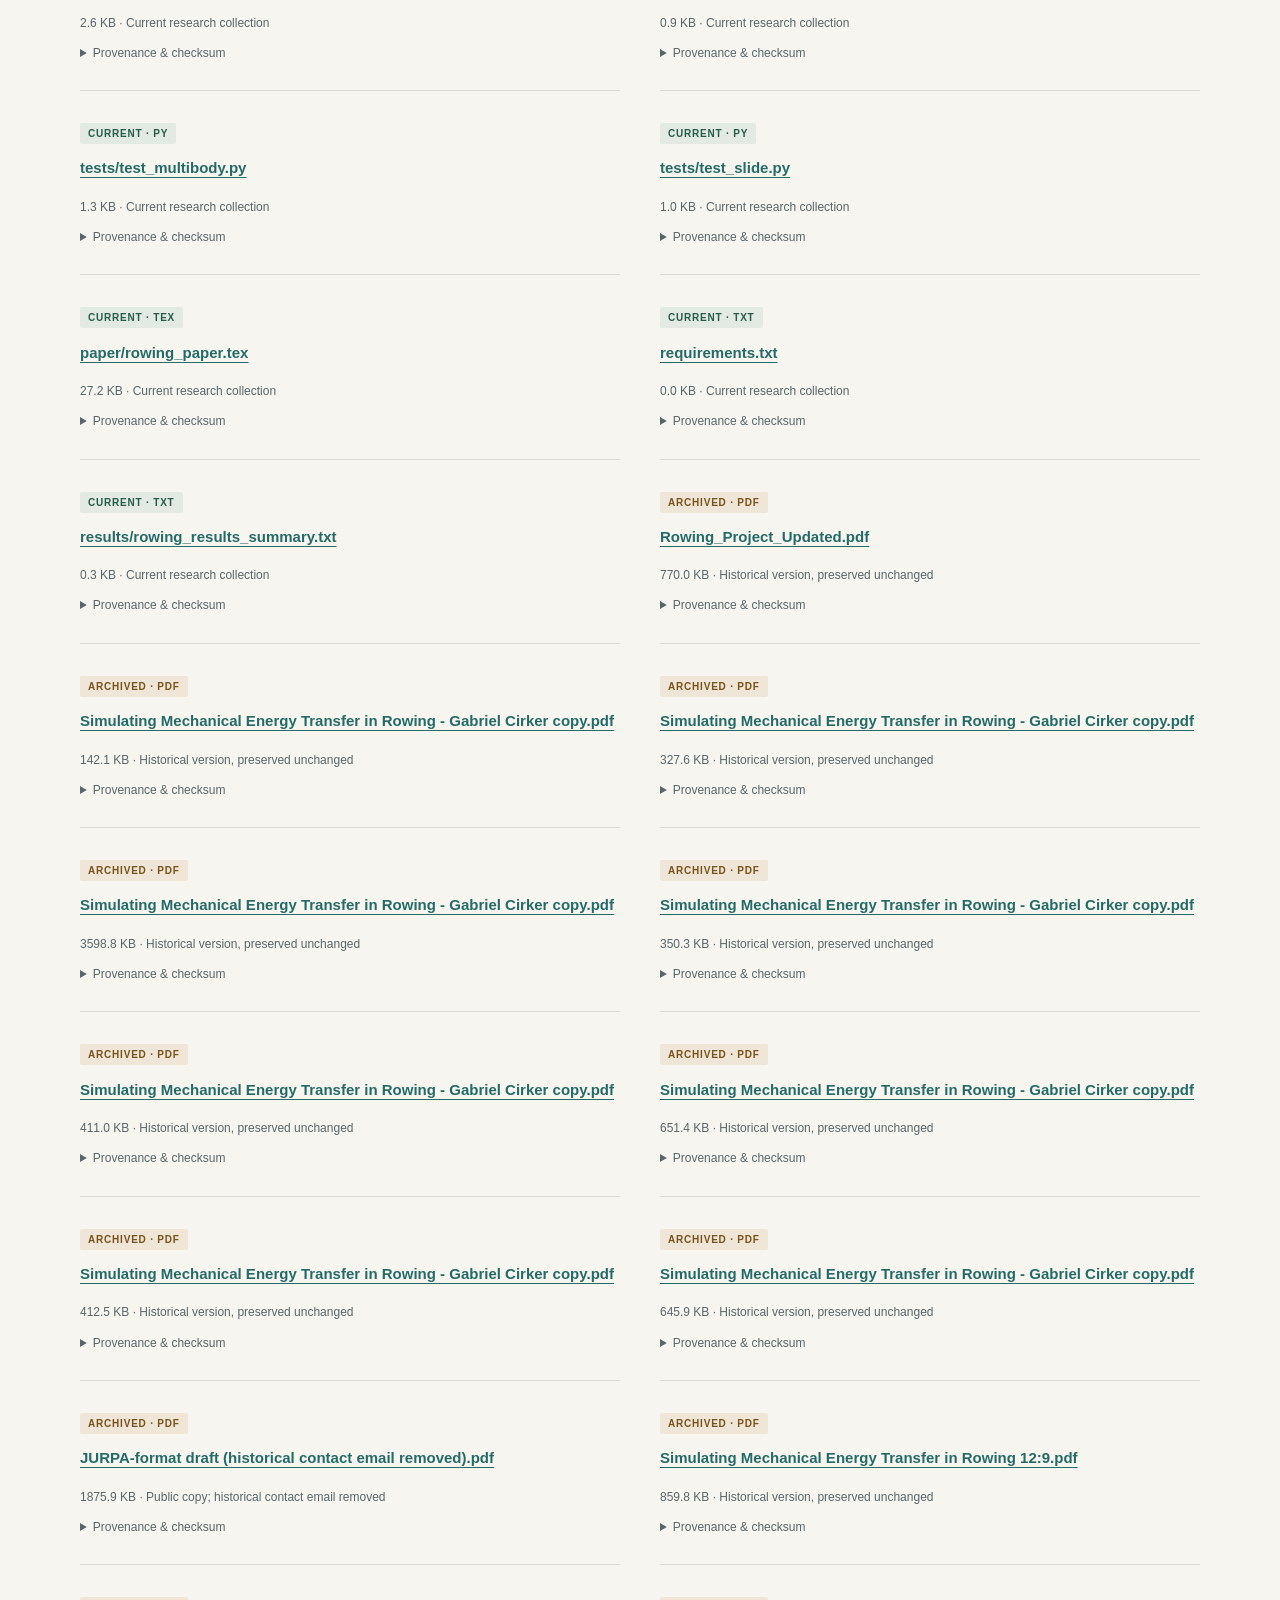
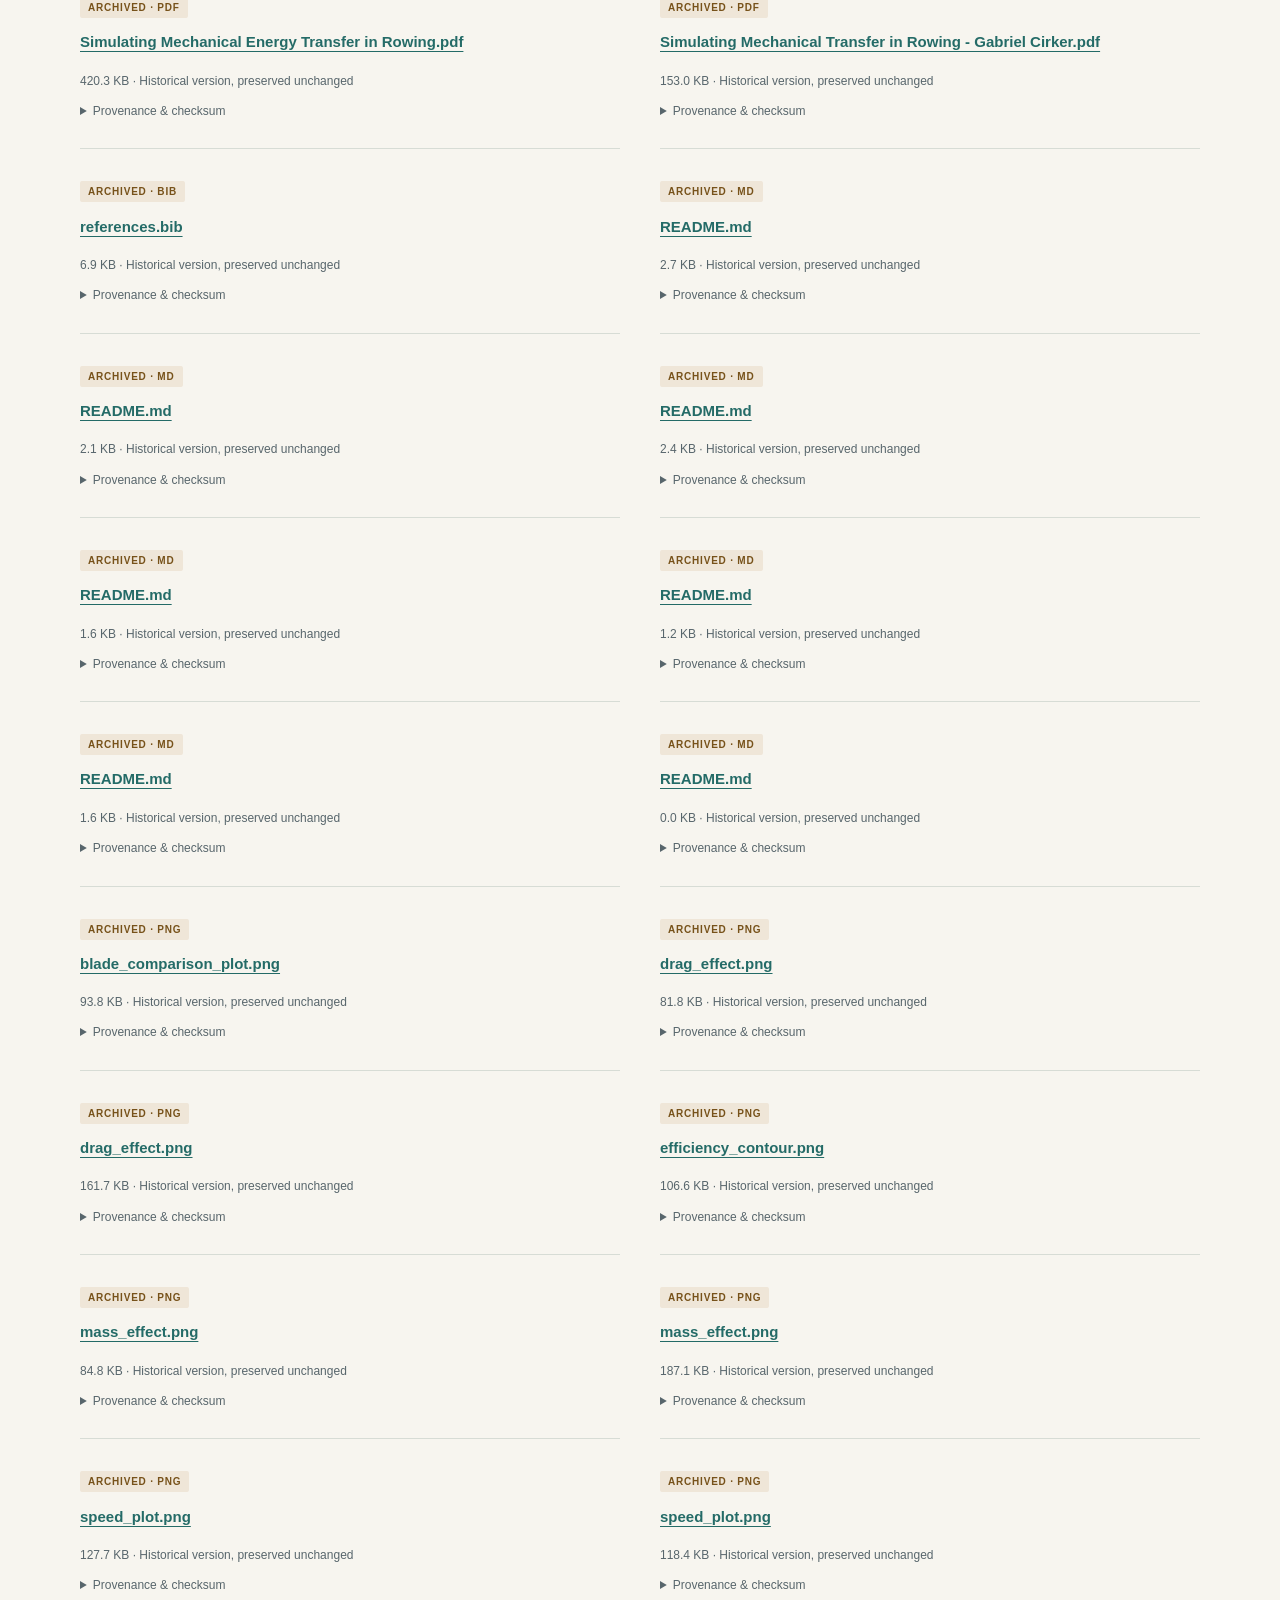
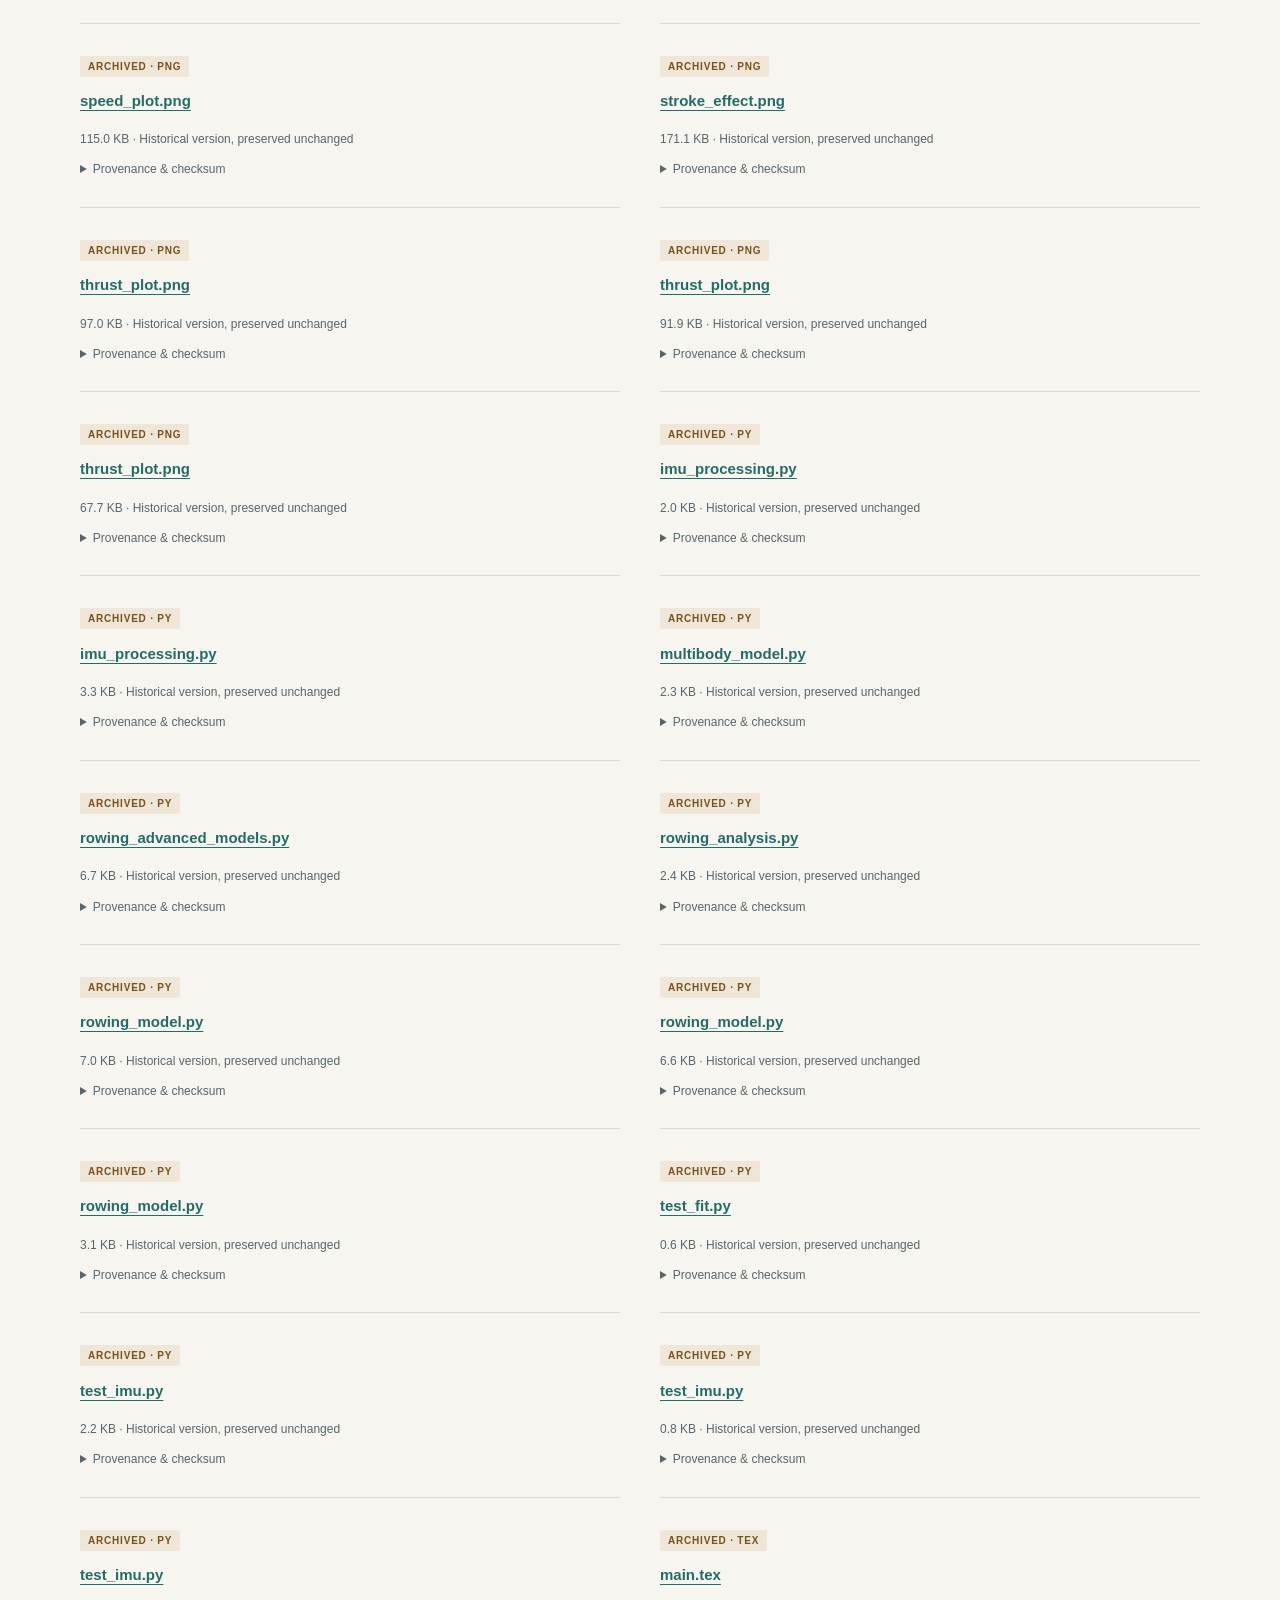
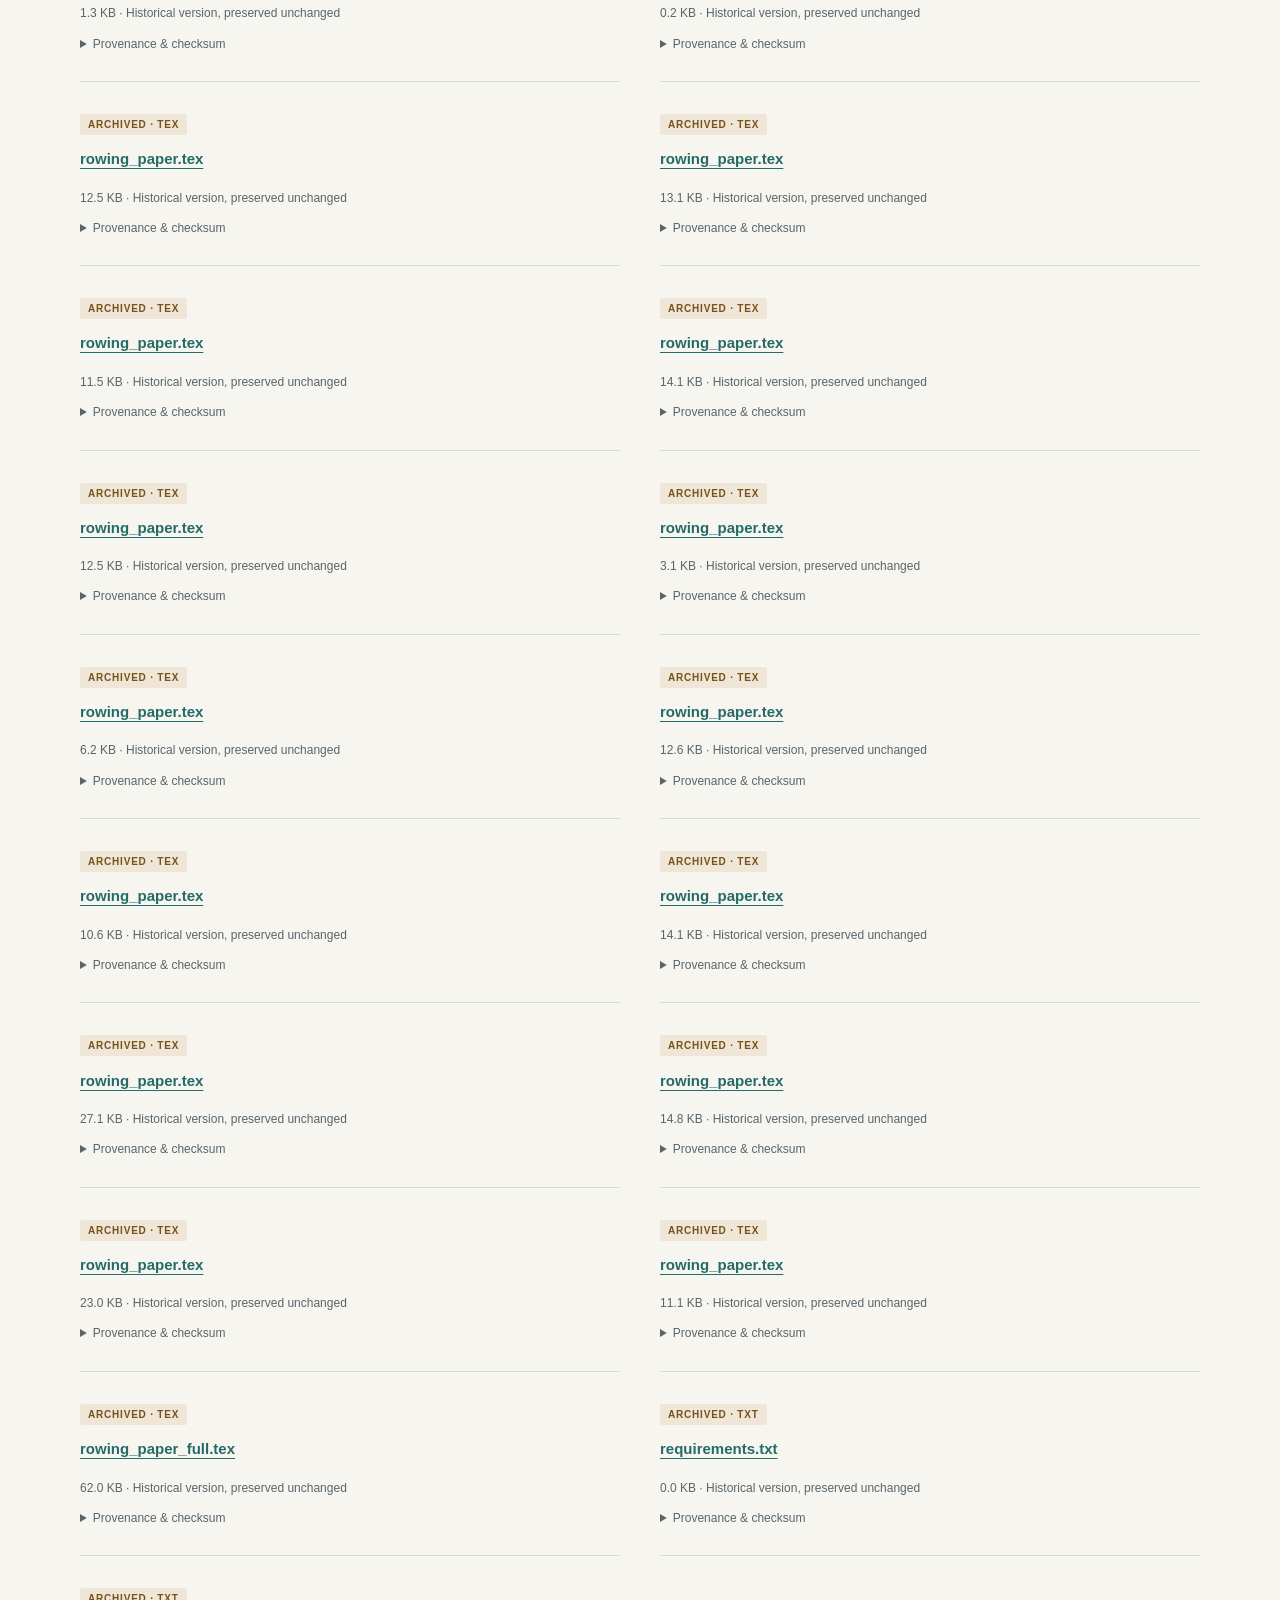
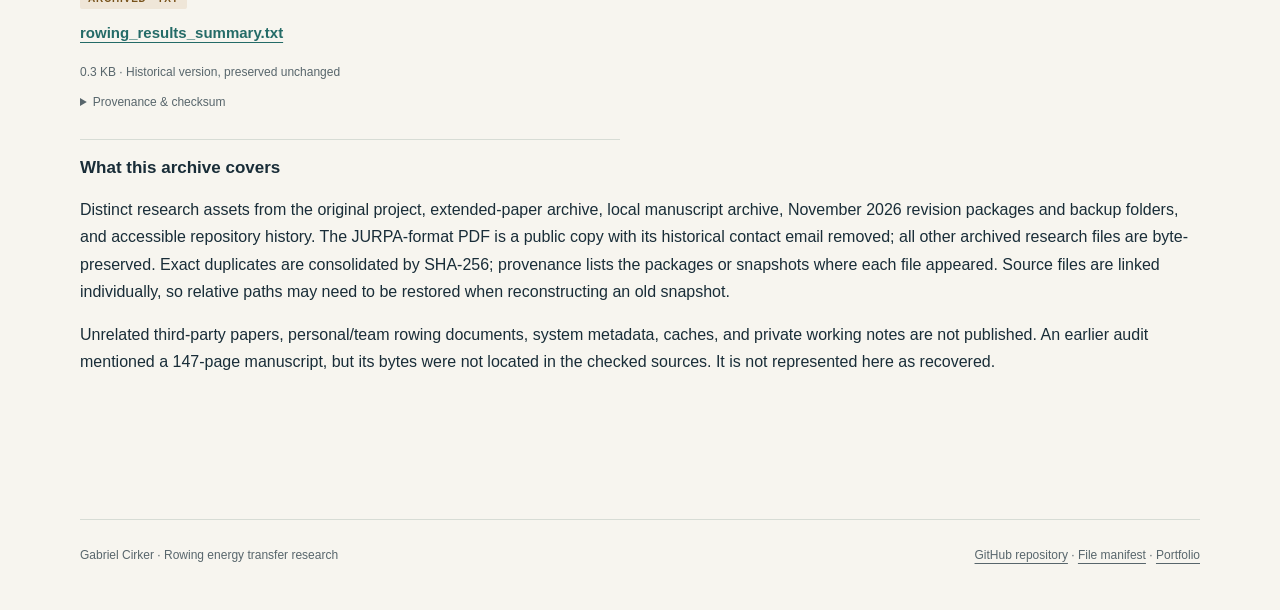
<file: docs/archive.html>
<!doctype html><html lang="en"><head><meta charset="utf-8"><meta name="viewport" content="width=device-width,initial-scale=1"><meta name="description" content="Gabriel Cirker’s rowing energy-transfer research: current report, reproducible models, synthetic demonstrations, and a versioned research archive."><title>Rowing Research Archive | Gabriel Cirker</title><link rel="stylesheet" href="assets/style.css?v=editorial-2"></head><body><a class="skip" href="#main">Skip to content</a><header><div class="wrap"><a class="brand" href="https://gabrielcirker.github.io/">Gabriel Cirker <span>Rowing research</span></a><nav aria-label="Main navigation"><a href="index.html">Study</a><a href="report/rowing-report.pdf">Report PDF</a><a href="archive.html" aria-current="page">Archive</a><a href="https://github.com/gabrielcirker/rowing-research">GitHub</a></nav></div></header><main id="main"><section class="hero archive-hero"><div class="wrap"><div class="eyebrow">Research record / All versions</div><h1>A record of the research.</h1><p>93 current and historical files, from the working models to earlier drafts. Explore the research process alongside the current study.</p><div class="actions"><a class="button light" href="index.html">Return to the study</a><a class="button ghost" href="archive/catalog.json">Download file manifest</a></div></div></section><section><div class="wrap"><h2>Versioned research catalog</h2><p class="intro">Current files match the November 2026 research revision. Archived files are historical artifacts recovered from the original folders, project ZIPs, revision backups, and Git history.</p><aside class="note"><strong>Archive caution.</strong> Earlier drafts include superseded efficiency interpretations, hypothetical blade curves, placeholder or unverified references, and synthetic demonstrations. They are retained as a record of the research process, not as validated results. The 82-page manuscript contains additional source listings, which are not all recovered as runnable files.</aside><div class="filters"><input id="search" type="search" aria-label="Search file names and provenance" placeholder="Search files or source snapshots…"><select id="status" aria-label="Filter by status"><option value="">All versions</option><option>Current</option><option>Archived</option></select><select id="kind" aria-label="Filter by file type"><option value="">All file types</option><option>BIB</option><option>MD</option><option>PDF</option><option>PNG</option><option>PY</option><option>TEX</option><option>TXT</option></select></div><p id="count" role="status">93 files</p><div class="catalog"><article class="file" data-status="Current" data-kind="PDF"><span class="tag ">Current · PDF</span><h3><a href="work/paper/Simulating Mechanical Energy Transfer in Rowing - Gabriel Cirker copy.pdf">paper/Simulating Mechanical Energy Transfer in Rowing - Gabriel Cirker copy.pdf</a></h3><small>653.3 KB · Current research collection</small><details><summary>Provenance &amp; checksum</summary><ul><li>Current research revision (November 2026)</li></ul><p class="hash">SHA-256: 8e22d457d3d86e75b961095839a86fb7f3985a4d1c00c811953cb21237b444ee</p></details></article><article class="file" data-status="Current" data-kind="MD"><span class="tag ">Current · MD</span><h3><a href="work/README.md">README.md</a></h3><small>2.9 KB · Current research collection</small><details><summary>Provenance &amp; checksum</summary><ul><li>Current research revision (November 2026)</li></ul><p class="hash">SHA-256: 2e6b554d50310c39ca238b893cd6083cb293d010bfa7b19ecdee8e0d37c041dd</p></details></article><article class="file" data-status="Current" data-kind="PNG"><span class="tag ">Current · PNG</span><h3><a href="work/figures/adapted_pitch_and_speed.png">figures/adapted_pitch_and_speed.png</a></h3><small>101.5 KB · Current research collection</small><details><summary>Provenance &amp; checksum</summary><ul><li>Current research revision (November 2026)</li></ul><p class="hash">SHA-256: 6a1720aff1de090f32b3e9a1366ddd49c6085c8f53c6bb58219b8ee5004449e3</p></details></article><article class="file" data-status="Current" data-kind="PNG"><span class="tag ">Current · PNG</span><h3><a href="work/figures/adapted_smoothness_sweep.png">figures/adapted_smoothness_sweep.png</a></h3><small>76.2 KB · Current research collection</small><details><summary>Provenance &amp; checksum</summary><ul><li>Current research revision (November 2026)</li></ul><p class="hash">SHA-256: f54d81c08ba7fabf98e769b9ce91ff419a63bac01ac921923bf96d610de02401</p></details></article><article class="file" data-status="Current" data-kind="PNG"><span class="tag ">Current · PNG</span><h3><a href="work/figures/adapted_synthetic_imu.png">figures/adapted_synthetic_imu.png</a></h3><small>175.9 KB · Current research collection</small><details><summary>Provenance &amp; checksum</summary><ul><li>Current research revision (November 2026)</li></ul><p class="hash">SHA-256: 5ead520d13a3417652202b257a688abdbd29f6f26cf1f1285cfe4f1689d1e9a4</p></details></article><article class="file" data-status="Current" data-kind="PNG"><span class="tag ">Current · PNG</span><h3><a href="work/figures/drag_effect.png">figures/drag_effect.png</a></h3><small>43.9 KB · Current research collection</small><details><summary>Provenance &amp; checksum</summary><ul><li>Current research revision (November 2026)</li></ul><p class="hash">SHA-256: 164aca7a5dd7be878399bfe7d5b12cb5ccc65dcbaf0b445d84c45a550cbaf4c8</p></details></article><article class="file" data-status="Current" data-kind="PNG"><span class="tag ">Current · PNG</span><h3><a href="work/figures/mass_effect.png">figures/mass_effect.png</a></h3><small>51.8 KB · Current research collection</small><details><summary>Provenance &amp; checksum</summary><ul><li>Current research revision (November 2026)</li></ul><p class="hash">SHA-256: 05361bef1966452e6b690c259b83f90aaaae598ecbea7afd6a20dd20b20ecf09</p></details></article><article class="file" data-status="Current" data-kind="PNG"><span class="tag ">Current · PNG</span><h3><a href="work/figures/speed_plot.png">figures/speed_plot.png</a></h3><small>30.5 KB · Current research collection</small><details><summary>Provenance &amp; checksum</summary><ul><li>Current research revision (November 2026)</li></ul><p class="hash">SHA-256: 69acc29544736623c42dad80f6cd82b3c1af522329529696b050a6f43fab8f27</p></details></article><article class="file" data-status="Current" data-kind="PNG"><span class="tag ">Current · PNG</span><h3><a href="work/figures/stroke_effect.png">figures/stroke_effect.png</a></h3><small>48.5 KB · Current research collection</small><details><summary>Provenance &amp; checksum</summary><ul><li>Current research revision (November 2026)</li></ul><p class="hash">SHA-256: fcd5de58b5ec7b36ddd90397a7143da1bd5b56d10094890daf347971f944a88f</p></details></article><article class="file" data-status="Current" data-kind="PNG"><span class="tag ">Current · PNG</span><h3><a href="work/figures/synthetic_surrogate.png">figures/synthetic_surrogate.png</a></h3><small>70.2 KB · Current research collection</small><details><summary>Provenance &amp; checksum</summary><ul><li>Current research revision (November 2026)</li></ul><p class="hash">SHA-256: 7f055727c82b30a20645f457eb89a5458478504787fa140e8d82ef44ce9f168a</p></details></article><article class="file" data-status="Current" data-kind="PNG"><span class="tag ">Current · PNG</span><h3><a href="work/figures/thrust_plot.png">figures/thrust_plot.png</a></h3><small>20.6 KB · Current research collection</small><details><summary>Provenance &amp; checksum</summary><ul><li>Current research revision (November 2026)</li></ul><p class="hash">SHA-256: 08594789fe628a0d2a3f60314baa0268cf438810b2575341acec97499b1eb336</p></details></article><article class="file" data-status="Current" data-kind="PY"><span class="tag ">Current · PY</span><h3><a href="work/src/appendix_figure_demo.py">src/appendix_figure_demo.py</a></h3><small>2.1 KB · Current research collection</small><details><summary>Provenance &amp; checksum</summary><ul><li>Current research revision (November 2026)</li></ul><p class="hash">SHA-256: cb04e1563436eaf7d1e1bc9b3adcc111be8a3c6a481490a2b5f8c3aca7adf170</p></details></article><article class="file" data-status="Current" data-kind="PY"><span class="tag ">Current · PY</span><h3><a href="work/src/fit_robustness_demo.py">src/fit_robustness_demo.py</a></h3><small>0.7 KB · Current research collection</small><details><summary>Provenance &amp; checksum</summary><ul><li>Current research revision (November 2026)</li></ul><p class="hash">SHA-256: f0c3cd1a9a38c0068344b152e45a817d1ee13a0d44c0d0ce25103ec420bf3b19</p></details></article><article class="file" data-status="Current" data-kind="PY"><span class="tag ">Current · PY</span><h3><a href="work/src/imu_processing.py">src/imu_processing.py</a></h3><small>6.5 KB · Current research collection</small><details><summary>Provenance &amp; checksum</summary><ul><li>Current research revision (November 2026)</li></ul><p class="hash">SHA-256: fad414890baadb76321bbcbd40f57f5cbd70a96885e47f04a9c0398845d77501</p></details></article><article class="file" data-status="Current" data-kind="PY"><span class="tag ">Current · PY</span><h3><a href="work/src/multibody_model.py">src/multibody_model.py</a></h3><small>2.5 KB · Current research collection</small><details><summary>Provenance &amp; checksum</summary><ul><li>Current research revision (November 2026)</li></ul><p class="hash">SHA-256: 88d59c01b9d960553c429ebf35ad2ca424ca28251a89055849b8613d6945d925</p></details></article><article class="file" data-status="Current" data-kind="PY"><span class="tag ">Current · PY</span><h3><a href="work/src/parameter_fit.py">src/parameter_fit.py</a></h3><small>1.4 KB · Current research collection</small><details><summary>Provenance &amp; checksum</summary><ul><li>Current research revision (November 2026)</li></ul><p class="hash">SHA-256: 46a334327c283f104550390bf4ae958945c7fe852245a547f5613d2f4a9126e3</p></details></article><article class="file" data-status="Current" data-kind="PY"><span class="tag ">Current · PY</span><h3><a href="work/src/rowing_analysis.py">src/rowing_analysis.py</a></h3><small>2.5 KB · Current research collection</small><details><summary>Provenance &amp; checksum</summary><ul><li>Current research revision (November 2026)</li></ul><p class="hash">SHA-256: 7346846d0fdf93db2d4e9f94f3adba35fc5befbb0c7fdcc83985abea7d81c76e</p></details></article><article class="file" data-status="Current" data-kind="PY"><span class="tag ">Current · PY</span><h3><a href="work/src/rowing_model.py">src/rowing_model.py</a></h3><small>3.3 KB · Current research collection</small><details><summary>Provenance &amp; checksum</summary><ul><li>Current research revision (November 2026)</li></ul><p class="hash">SHA-256: da174626b6a2c69338a7673a190bfbf75942fcd206f1bcd2932dd46283f701b0</p></details></article><article class="file" data-status="Current" data-kind="PY"><span class="tag ">Current · PY</span><h3><a href="work/src/slide_kinematics.py">src/slide_kinematics.py</a></h3><small>1.7 KB · Current research collection</small><details><summary>Provenance &amp; checksum</summary><ul><li>Current research revision (November 2026)</li></ul><p class="hash">SHA-256: 856aea55cf77dd2d6273ec353341bb195441a9300619c2fa085e62ae15de6923</p></details></article><article class="file" data-status="Current" data-kind="PY"><span class="tag ">Current · PY</span><h3><a href="work/src/smoothness_sweep.py">src/smoothness_sweep.py</a></h3><small>1.5 KB · Current research collection</small><details><summary>Provenance &amp; checksum</summary><ul><li>Current research revision (November 2026)</li></ul><p class="hash">SHA-256: 84004f40edfba794b533dcbdd332126be7c298b305e5cfa365519e293bfec388</p></details></article><article class="file" data-status="Current" data-kind="PY"><span class="tag ">Current · PY</span><h3><a href="work/src/synthetic_demo.py">src/synthetic_demo.py</a></h3><small>1.0 KB · Current research collection</small><details><summary>Provenance &amp; checksum</summary><ul><li>Current research revision (November 2026)</li></ul><p class="hash">SHA-256: 932f1c9dd77b4566257bc088e6f52ad20620669628e5a372487de1fc6be97381</p></details></article><article class="file" data-status="Current" data-kind="PY"><span class="tag ">Current · PY</span><h3><a href="work/tests/test_fit.py">tests/test_fit.py</a></h3><small>1.3 KB · Current research collection</small><details><summary>Provenance &amp; checksum</summary><ul><li>Current research revision (November 2026)</li></ul><p class="hash">SHA-256: 491a3439298993c98a149a718a0f87d7f36db5519fe5820f16fdfe24937bd4eb</p></details></article><article class="file" data-status="Current" data-kind="PY"><span class="tag ">Current · PY</span><h3><a href="work/tests/test_imu.py">tests/test_imu.py</a></h3><small>2.6 KB · Current research collection</small><details><summary>Provenance &amp; checksum</summary><ul><li>Current research revision (November 2026)</li></ul><p class="hash">SHA-256: c008edd71aee271fe0128d2660b2dde99a17965e584c2dfe8c40230f2605ecff</p></details></article><article class="file" data-status="Current" data-kind="PY"><span class="tag ">Current · PY</span><h3><a href="work/tests/test_model.py">tests/test_model.py</a></h3><small>0.9 KB · Current research collection</small><details><summary>Provenance &amp; checksum</summary><ul><li>Current research revision (November 2026)</li></ul><p class="hash">SHA-256: 9b725a498d6afd449485fdf5777443eb3ba3a6b4ac92cac0fde06fab7e8653cc</p></details></article><article class="file" data-status="Current" data-kind="PY"><span class="tag ">Current · PY</span><h3><a href="work/tests/test_multibody.py">tests/test_multibody.py</a></h3><small>1.3 KB · Current research collection</small><details><summary>Provenance &amp; checksum</summary><ul><li>Current research revision (November 2026)</li></ul><p class="hash">SHA-256: 1f944227ba7e98a1b23ed5eaba919d0f585f14c9dfb7d408746710cb091e0789</p></details></article><article class="file" data-status="Current" data-kind="PY"><span class="tag ">Current · PY</span><h3><a href="work/tests/test_slide.py">tests/test_slide.py</a></h3><small>1.0 KB · Current research collection</small><details><summary>Provenance &amp; checksum</summary><ul><li>Current research revision (November 2026)</li></ul><p class="hash">SHA-256: 26fa7ea293a4ba4216bf6cd4bfd59a5f2f3f7a0c575a79251640629d6949ec75</p></details></article><article class="file" data-status="Current" data-kind="TEX"><span class="tag ">Current · TEX</span><h3><a href="work/paper/rowing_paper.tex">paper/rowing_paper.tex</a></h3><small>27.2 KB · Current research collection</small><details><summary>Provenance &amp; checksum</summary><ul><li>Current research revision (November 2026)</li></ul><p class="hash">SHA-256: 68fd765dfe4f06947db7082207fb16b2fb0be16dbdab4c3c3dc61c11d068a5b9</p></details></article><article class="file" data-status="Current" data-kind="TXT"><span class="tag ">Current · TXT</span><h3><a href="work/requirements.txt">requirements.txt</a></h3><small>0.0 KB · Current research collection</small><details><summary>Provenance &amp; checksum</summary><ul><li>Current research revision (November 2026)</li></ul><p class="hash">SHA-256: e13491531df6eeb59d6420ef04d4b5651adec77439da3bccd7409e90f0988035</p></details></article><article class="file" data-status="Current" data-kind="TXT"><span class="tag ">Current · TXT</span><h3><a href="work/results/rowing_results_summary.txt">results/rowing_results_summary.txt</a></h3><small>0.3 KB · Current research collection</small><details><summary>Provenance &amp; checksum</summary><ul><li>Current research revision (November 2026)</li></ul><p class="hash">SHA-256: 3697369daf4f098ec381f6e2d92e3c47a98c7abab8b65918a31826c1e80be772</p></details></article><article class="file" data-status="Archived" data-kind="PDF"><span class="tag old">Archived · PDF</span><h3><a href="archive/files/4a02a5433f3a-Rowing_Project_Updated.pdf">Rowing_Project_Updated.pdf</a></h3><small>770.0 KB · Historical version, preserved unchanged</small><details><summary>Provenance &amp; checksum</summary><ul><li>Manuscript archive: Rowing_Project_Updated.pdf</li></ul><p class="hash">SHA-256: 4a02a5433f3aff1445dc3f0f19171f5f16d88e16ce0314f36934f5081a088de7</p></details></article><article class="file" data-status="Archived" data-kind="PDF"><span class="tag old">Archived · PDF</span><h3><a href="archive/files/d4176bf49a21-Simulating-Mechanical-Energy-Transfer-in-Rowing---Gabriel-Cirker-copy.pdf">Simulating Mechanical Energy Transfer in Rowing - Gabriel Cirker copy.pdf</a></h3><small>142.1 KB · Historical version, preserved unchanged</small><details><summary>Provenance &amp; checksum</summary><ul><li>Revision backup: pre-install-backup/rowing-energy-transfer/paper/Simulating Mechanical Energy Transfer in Rowing - Gabriel Cirker copy.pdf</li><li>research-projects-personal-clean.zip → rowing-energy-transfer/paper/Simulating Mechanical Energy Transfer in Rowing - Gabriel Cirker copy.pdf</li><li>research-projects-personal.zip → rowing-energy-transfer/paper/Simulating Mechanical Energy Transfer in Rowing - Gabriel Cirker copy.pdf</li><li>rowing-energy-transfer-personal.zip → rowing-energy-transfer/paper/Simulating Mechanical Energy Transfer in Rowing - Gabriel Cirker copy.pdf</li></ul><p class="hash">SHA-256: d4176bf49a212f510e8eaf0ae021ddd0bf8d8309a7fc754e09c6524e21886f56</p></details></article><article class="file" data-status="Archived" data-kind="PDF"><span class="tag old">Archived · PDF</span><h3><a href="archive/files/094e36af3ae0-Simulating-Mechanical-Energy-Transfer-in-Rowing---Gabriel-Cirker-copy.pdf">Simulating Mechanical Energy Transfer in Rowing - Gabriel Cirker copy.pdf</a></h3><small>327.6 KB · Historical version, preserved unchanged</small><details><summary>Provenance &amp; checksum</summary><ul><li>Revision backup: rowing-energy-transfer/paper/Simulating Mechanical Energy Transfer in Rowing - Gabriel Cirker copy.pdf</li><li>rowing-energy-transfer-expanded.zip → rowing-energy-transfer/paper/Simulating Mechanical Energy Transfer in Rowing - Gabriel Cirker copy.pdf</li></ul><p class="hash">SHA-256: 094e36af3ae045ee5c352cdcd4c5dd566481e6520b599de469c46b3eccedd7b2</p></details></article><article class="file" data-status="Archived" data-kind="PDF"><span class="tag old">Archived · PDF</span><h3><a href="archive/files/830dde284876-Simulating-Mechanical-Energy-Transfer-in-Rowing---Gabriel-Cirker-copy.pdf">Simulating Mechanical Energy Transfer in Rowing - Gabriel Cirker copy.pdf</a></h3><small>3598.8 KB · Historical version, preserved unchanged</small><details><summary>Provenance &amp; checksum</summary><ul><li>Revision backup: original-research-backup/rowing-energy-transfer/paper/Simulating Mechanical Energy Transfer in Rowing - Gabriel Cirker copy.pdf</li><li>Revision backup: pre-expanded-backup/rowing-energy-transfer/paper/original/rowing-original.pdf</li><li>Revision backup: pre-historical-affiliation-backup/rowing-energy-transfer/paper/original/rowing-original.pdf</li><li>Revision backup: pre-publication-draft-backup/rowing-energy-transfer/paper/original/rowing-original.pdf</li><li>rowing-energy-transfer-expanded.zip → rowing-energy-transfer/original-paper/Simulating Mechanical Energy Transfer in Rowing - Gabriel Cirker copy.pdf</li></ul><p class="hash">SHA-256: 830dde284876ee84552d7597e2dd715d47693a91cb077f958e7472e06cc6da92</p></details></article><article class="file" data-status="Archived" data-kind="PDF"><span class="tag old">Archived · PDF</span><h3><a href="archive/files/ee8b61e08635-Simulating-Mechanical-Energy-Transfer-in-Rowing---Gabriel-Cirker-copy.pdf">Simulating Mechanical Energy Transfer in Rowing - Gabriel Cirker copy.pdf</a></h3><small>350.3 KB · Historical version, preserved unchanged</small><details><summary>Provenance &amp; checksum</summary><ul><li>rowing-research-revision.zip → rowing-research-revision/paper/Simulating Mechanical Energy Transfer in Rowing - Gabriel Cirker copy.pdf</li></ul><p class="hash">SHA-256: ee8b61e08635deebebf44072d3ce817785fa97feb27c8276d7556ac7e290d99f</p></details></article><article class="file" data-status="Archived" data-kind="PDF"><span class="tag old">Archived · PDF</span><h3><a href="archive/files/25e827fafd8b-Simulating-Mechanical-Energy-Transfer-in-Rowing---Gabriel-Cirker-copy.pdf">Simulating Mechanical Energy Transfer in Rowing - Gabriel Cirker copy.pdf</a></h3><small>411.0 KB · Historical version, preserved unchanged</small><details><summary>Provenance &amp; checksum</summary><ul><li>Revision backup: pre-affiliation-backup/rowing-energy-transfer/paper/Simulating Mechanical Energy Transfer in Rowing - Gabriel Cirker copy.pdf</li></ul><p class="hash">SHA-256: 25e827fafd8bc5f692d063c66be0be3c2133d5934625f8f034520e101a16d240</p></details></article><article class="file" data-status="Archived" data-kind="PDF"><span class="tag old">Archived · PDF</span><h3><a href="archive/files/b028280cf5fe-Simulating-Mechanical-Energy-Transfer-in-Rowing---Gabriel-Cirker-copy.pdf">Simulating Mechanical Energy Transfer in Rowing - Gabriel Cirker copy.pdf</a></h3><small>651.4 KB · Historical version, preserved unchanged</small><details><summary>Provenance &amp; checksum</summary><ul><li>Revision backup: pre-historical-affiliation-backup/rowing-energy-transfer/paper/Simulating Mechanical Energy Transfer in Rowing - Gabriel Cirker copy.pdf</li></ul><p class="hash">SHA-256: b028280cf5feb8e5c85fef7adc33ec6ac46c88772e167ff520ae943bbacd9f6c</p></details></article><article class="file" data-status="Archived" data-kind="PDF"><span class="tag old">Archived · PDF</span><h3><a href="archive/files/17f7f436459b-Simulating-Mechanical-Energy-Transfer-in-Rowing---Gabriel-Cirker-copy.pdf">Simulating Mechanical Energy Transfer in Rowing - Gabriel Cirker copy.pdf</a></h3><small>412.5 KB · Historical version, preserved unchanged</small><details><summary>Provenance &amp; checksum</summary><ul><li>Revision backup: pre-expanded-backup/rowing-energy-transfer/paper/Simulating Mechanical Energy Transfer in Rowing - Gabriel Cirker copy.pdf</li></ul><p class="hash">SHA-256: 17f7f436459bc3428bc1506af6202423b1c4a85d2a66d54dfacbe8bba97f730b</p></details></article><article class="file" data-status="Archived" data-kind="PDF"><span class="tag old">Archived · PDF</span><h3><a href="archive/files/9fedd9896648-Simulating-Mechanical-Energy-Transfer-in-Rowing---Gabriel-Cirker-copy.pdf">Simulating Mechanical Energy Transfer in Rowing - Gabriel Cirker copy.pdf</a></h3><small>645.9 KB · Historical version, preserved unchanged</small><details><summary>Provenance &amp; checksum</summary><ul><li>Revision backup: pre-publication-draft-backup/rowing-energy-transfer/paper/Simulating Mechanical Energy Transfer in Rowing - Gabriel Cirker copy.pdf</li></ul><p class="hash">SHA-256: 9fedd9896648f3ea49bc906a4223832ade536b22fd60c3c9d944dc772e6452ac</p></details></article><article class="file" data-status="Archived" data-kind="PDF"><span class="tag old">Archived · PDF</span><h3><a href="archive/files/7ee56f00a8d4-Simulating-Mechanical-Energy-Transfer-in-Rowing---JURPA-Format-public-copy.pdf">JURPA-format draft (historical contact email removed).pdf</a></h3><small>1875.9 KB · Public copy; historical contact email removed</small><details><summary>Provenance &amp; checksum</summary><ul><li>Manuscript archive: Simulating Mechanical Energy Transfer in Rowing - JURPA Format.pdf</li></ul><p class="hash">SHA-256: 8a70cb7b69ffa0b42d773864aaf3867cbd37b352d72b58754fda6fd109172203</p></details></article><article class="file" data-status="Archived" data-kind="PDF"><span class="tag old">Archived · PDF</span><h3><a href="archive/files/adfa4c11730f-Simulating-Mechanical-Energy-Transfer-in-Rowing-12-9.pdf">Simulating Mechanical Energy Transfer in Rowing 12:9.pdf</a></h3><small>859.8 KB · Historical version, preserved unchanged</small><details><summary>Provenance &amp; checksum</summary><ul><li>Manuscript archive: Simulating Mechanical Energy Transfer in Rowing 12:9.pdf</li><li>Manuscript archive: Simulating Mechanical Energy Transfer in Rowing 12_9.pdf</li></ul><p class="hash">SHA-256: adfa4c11730ff43060783cdf78044198eb462abf49a9de3c7eb1b4aa6ed247a3</p></details></article><article class="file" data-status="Archived" data-kind="PDF"><span class="tag old">Archived · PDF</span><h3><a href="archive/files/e500e59a7f90-Simulating-Mechanical-Energy-Transfer-in-Rowing.pdf">Simulating Mechanical Energy Transfer in Rowing.pdf</a></h3><small>420.3 KB · Historical version, preserved unchanged</small><details><summary>Provenance &amp; checksum</summary><ul><li>Original project: Simulating Mechanical Energy Transfer in Rowing.pdf</li><li>Rowing Research.zip → Rowing Research/Simulating Mechanical Energy Transfer in Rowing.pdf</li></ul><p class="hash">SHA-256: e500e59a7f90249b994d5ead6f82ec1448f33990dc1c00d9e81edb688d505b4b</p></details></article><article class="file" data-status="Archived" data-kind="PDF"><span class="tag old">Archived · PDF</span><h3><a href="archive/files/3f529944ff9f-Simulating-Mechanical-Transfer-in-Rowing---Gabriel-Cirker.pdf">Simulating Mechanical Transfer in Rowing - Gabriel Cirker.pdf</a></h3><small>153.0 KB · Historical version, preserved unchanged</small><details><summary>Provenance &amp; checksum</summary><ul><li>Manuscript archive: Simulating Mechanical Transfer in Rowing - Gabriel Cirker.pdf</li></ul><p class="hash">SHA-256: 3f529944ff9f1fa8d171f125ec225f4590207081276fa2eb6f44e2da53d6df6d</p></details></article><article class="file" data-status="Archived" data-kind="BIB"><span class="tag old">Archived · BIB</span><h3><a href="archive/files/346b42a485ef-references.bib">references.bib</a></h3><small>6.9 KB · Historical version, preserved unchanged</small><details><summary>Provenance &amp; checksum</summary><ul><li>Rowing_paper_full.zip → references.bib</li></ul><p class="hash">SHA-256: 346b42a485ef1e8291e8a0d884cd748c89e4d7a00cccaa5ca6a808e6268244d6</p></details></article><article class="file" data-status="Archived" data-kind="MD"><span class="tag old">Archived · MD</span><h3><a href="archive/files/de10028ece07-README.md">README.md</a></h3><small>2.7 KB · Historical version, preserved unchanged</small><details><summary>Provenance &amp; checksum</summary><ul><li>rowing-research-imu-reconstruction.zip → rowing-research-revision/README.md</li></ul><p class="hash">SHA-256: de10028ece073498c36dbafbb8dfd9e611dafc6b57bf5786fd61878736e47ee1</p></details></article><article class="file" data-status="Archived" data-kind="MD"><span class="tag old">Archived · MD</span><h3><a href="archive/files/46ba23ab03ff-README.md">README.md</a></h3><small>2.1 KB · Historical version, preserved unchanged</small><details><summary>Provenance &amp; checksum</summary><ul><li>rowing-research-reconstructed.zip → rowing-research-revision/README.md</li></ul><p class="hash">SHA-256: 46ba23ab03ff0be37e52ca1b2aa28090850c45386811230abb909a63b48c1689</p></details></article><article class="file" data-status="Archived" data-kind="MD"><span class="tag old">Archived · MD</span><h3><a href="archive/files/54adfb516e9a-README.md">README.md</a></h3><small>2.4 KB · Historical version, preserved unchanged</small><details><summary>Provenance &amp; checksum</summary><ul><li>rowing-research-updated.zip → rowing-research-revision/README.md</li></ul><p class="hash">SHA-256: 54adfb516e9a7cd45e3da5797dd240a013ae9d5fd40f752e0e58c808be09c8a6</p></details></article><article class="file" data-status="Archived" data-kind="MD"><span class="tag old">Archived · MD</span><h3><a href="archive/files/03bd158ff457-README.md">README.md</a></h3><small>1.6 KB · Historical version, preserved unchanged</small><details><summary>Provenance &amp; checksum</summary><ul><li>Revision backup: pre-install-backup/rowing-energy-transfer/README.md</li><li>Revision backup: rowing-energy-transfer/README.md</li><li>research-projects-personal-clean.zip → rowing-energy-transfer/README.md</li><li>research-source-revisions.zip → rowing-research-revision/README.md</li><li>rowing-energy-transfer-expanded.zip → rowing-energy-transfer/README.md</li><li>rowing-energy-transfer-personal.zip → rowing-energy-transfer/README.md</li><li>rowing-research-revision.zip → rowing-research-revision/README.md</li></ul><p class="hash">SHA-256: 03bd158ff457861fd8f3ceb822414fac1505d5621ee67087084037e51b5a309b</p></details></article><article class="file" data-status="Archived" data-kind="MD"><span class="tag old">Archived · MD</span><h3><a href="archive/files/9164b2b5e8aa-README.md">README.md</a></h3><small>1.2 KB · Historical version, preserved unchanged</small><details><summary>Provenance &amp; checksum</summary><ul><li>Revision backup: original-research-backup/rowing-energy-transfer/README.md</li></ul><p class="hash">SHA-256: 9164b2b5e8aa0734081b4848fed48c6b82baecc1083a6535639fdd89e746a4a2</p></details></article><article class="file" data-status="Archived" data-kind="MD"><span class="tag old">Archived · MD</span><h3><a href="archive/files/a9013a225d31-README.md">README.md</a></h3><small>1.6 KB · Historical version, preserved unchanged</small><details><summary>Provenance &amp; checksum</summary><ul><li>research-projects-personal.zip → rowing-energy-transfer/README.md</li></ul><p class="hash">SHA-256: a9013a225d31050d3c4e01430bc52935a3870fd4b7011ed01f28cd10bf43ad9b</p></details></article><article class="file" data-status="Archived" data-kind="MD"><span class="tag old">Archived · MD</span><h3><a href="archive/files/2df279107371-README.md">README.md</a></h3><small>0.0 KB · Historical version, preserved unchanged</small><details><summary>Provenance &amp; checksum</summary><ul><li>Earlier Git history: README.md</li></ul><p class="hash">SHA-256: 2df27910737147eb404bc089fd5de94c8c49fd1e16486c87d59ce36dae4c8a37</p></details></article><article class="file" data-status="Archived" data-kind="PNG"><span class="tag old">Archived · PNG</span><h3><a href="archive/files/b2c853f2b71e-blade_comparison_plot.png">blade_comparison_plot.png</a></h3><small>93.8 KB · Historical version, preserved unchanged</small><details><summary>Provenance &amp; checksum</summary><ul><li>Rowing_paper_full.zip → blade_comparison_plot.png</li></ul><p class="hash">SHA-256: b2c853f2b71e06b81296779c00ab184c21039a8cfdd9c7958da798d092ef83ae</p></details></article><article class="file" data-status="Archived" data-kind="PNG"><span class="tag old">Archived · PNG</span><h3><a href="archive/files/a39c9db79fdc-drag_effect.png">drag_effect.png</a></h3><small>81.8 KB · Historical version, preserved unchanged</small><details><summary>Provenance &amp; checksum</summary><ul><li>Rowing_paper_full.zip → drag_effect.png</li></ul><p class="hash">SHA-256: a39c9db79fdcdae1ea26e77381cedc941c25b897e5eaf34431e7924ad4e6a64e</p></details></article><article class="file" data-status="Archived" data-kind="PNG"><span class="tag old">Archived · PNG</span><h3><a href="archive/files/921af0a87ee3-drag_effect.png">drag_effect.png</a></h3><small>161.7 KB · Historical version, preserved unchanged</small><details><summary>Provenance &amp; checksum</summary><ul><li>Revision backup: original-research-backup/rowing-energy-transfer/figures/drag_effect.png</li></ul><p class="hash">SHA-256: 921af0a87ee39a654ba27e6c3559a3e5fbed09e0d5ea4ed664d756fcf218f8c8</p></details></article><article class="file" data-status="Archived" data-kind="PNG"><span class="tag old">Archived · PNG</span><h3><a href="archive/files/99dbaf5ef1b2-efficiency_contour.png">efficiency_contour.png</a></h3><small>106.6 KB · Historical version, preserved unchanged</small><details><summary>Provenance &amp; checksum</summary><ul><li>Rowing_paper_full.zip → efficiency_contour.png</li></ul><p class="hash">SHA-256: 99dbaf5ef1b2603a80ebd3952bf3b96622b4621ab2291000c2a3495b18dbc146</p></details></article><article class="file" data-status="Archived" data-kind="PNG"><span class="tag old">Archived · PNG</span><h3><a href="archive/files/32dd32cb07e0-mass_effect.png">mass_effect.png</a></h3><small>84.8 KB · Historical version, preserved unchanged</small><details><summary>Provenance &amp; checksum</summary><ul><li>Rowing_paper_full.zip → mass_effect.png</li></ul><p class="hash">SHA-256: 32dd32cb07e004beaeb0769a0a658ce553d5aa98a35ddb5a68e1b919851430a4</p></details></article><article class="file" data-status="Archived" data-kind="PNG"><span class="tag old">Archived · PNG</span><h3><a href="archive/files/3af62f4a660a-mass_effect.png">mass_effect.png</a></h3><small>187.1 KB · Historical version, preserved unchanged</small><details><summary>Provenance &amp; checksum</summary><ul><li>Revision backup: original-research-backup/rowing-energy-transfer/figures/mass_effect.png</li></ul><p class="hash">SHA-256: 3af62f4a660af2a567fa74e18ab9e8a4032c7c73625b5579acf66111316cdb71</p></details></article><article class="file" data-status="Archived" data-kind="PNG"><span class="tag old">Archived · PNG</span><h3><a href="archive/files/c4aedc9cfb0e-speed_plot.png">speed_plot.png</a></h3><small>127.7 KB · Historical version, preserved unchanged</small><details><summary>Provenance &amp; checksum</summary><ul><li>Rowing Research.zip → Rowing Research/rowing_project (1).zip → speed_plot.png</li><li>Rowing Research.zip → Rowing Research/rowing_project.zip → speed_plot.png</li><li>Rowing_paper_full.zip → speed_plot.png</li><li>rowing_project (1).zip → speed_plot.png</li><li>rowing_project.zip → speed_plot.png</li></ul><p class="hash">SHA-256: c4aedc9cfb0e9243fef4b233a97b5a5b5ff22680bc90373111f86078c9a8da87</p></details></article><article class="file" data-status="Archived" data-kind="PNG"><span class="tag old">Archived · PNG</span><h3><a href="archive/files/8419f8d62e96-speed_plot.png">speed_plot.png</a></h3><small>118.4 KB · Historical version, preserved unchanged</small><details><summary>Provenance &amp; checksum</summary><ul><li>Original project: speed_plot.png</li><li>Rowing Research.zip → Rowing Research/speed_plot.png</li></ul><p class="hash">SHA-256: 8419f8d62e960f32f518e3b69972226c4e54adb4f951558c9b6737a510aa56aa</p></details></article><article class="file" data-status="Archived" data-kind="PNG"><span class="tag old">Archived · PNG</span><h3><a href="archive/files/adb85bafb0a3-speed_plot.png">speed_plot.png</a></h3><small>115.0 KB · Historical version, preserved unchanged</small><details><summary>Provenance &amp; checksum</summary><ul><li>Revision backup: original-research-backup/rowing-energy-transfer/figures/speed_plot.png</li></ul><p class="hash">SHA-256: adb85bafb0a3665b54e1799e3bbeefe0d24866cb94d13c4b591ade8bc7e0ec15</p></details></article><article class="file" data-status="Archived" data-kind="PNG"><span class="tag old">Archived · PNG</span><h3><a href="archive/files/14325498d16b-stroke_effect.png">stroke_effect.png</a></h3><small>171.1 KB · Historical version, preserved unchanged</small><details><summary>Provenance &amp; checksum</summary><ul><li>Revision backup: original-research-backup/rowing-energy-transfer/figures/stroke_effect.png</li></ul><p class="hash">SHA-256: 14325498d16bc3277e11c5564366ba494705d671da3a4ab1787429e85ba2fb0a</p></details></article><article class="file" data-status="Archived" data-kind="PNG"><span class="tag old">Archived · PNG</span><h3><a href="archive/files/6cffc6f7c22e-thrust_plot.png">thrust_plot.png</a></h3><small>97.0 KB · Historical version, preserved unchanged</small><details><summary>Provenance &amp; checksum</summary><ul><li>Rowing Research.zip → Rowing Research/rowing_project (1).zip → thrust_plot.png</li><li>Rowing Research.zip → Rowing Research/rowing_project.zip → thrust_plot.png</li><li>Rowing_paper_full.zip → thrust_plot.png</li><li>rowing_project (1).zip → thrust_plot.png</li><li>rowing_project.zip → thrust_plot.png</li></ul><p class="hash">SHA-256: 6cffc6f7c22ee047dab7f82c1b8a0958c26be9845f61859129d2c155712ca5bb</p></details></article><article class="file" data-status="Archived" data-kind="PNG"><span class="tag old">Archived · PNG</span><h3><a href="archive/files/826556c47e7c-thrust_plot.png">thrust_plot.png</a></h3><small>91.9 KB · Historical version, preserved unchanged</small><details><summary>Provenance &amp; checksum</summary><ul><li>Original project: thrust_plot.png</li><li>Rowing Research.zip → Rowing Research/thrust_plot.png</li></ul><p class="hash">SHA-256: 826556c47e7cee1c3da3a630edda7f66ff35599b19192fef9d3b6aaa8bfbf544</p></details></article><article class="file" data-status="Archived" data-kind="PNG"><span class="tag old">Archived · PNG</span><h3><a href="archive/files/2d41718f5555-thrust_plot.png">thrust_plot.png</a></h3><small>67.7 KB · Historical version, preserved unchanged</small><details><summary>Provenance &amp; checksum</summary><ul><li>Revision backup: original-research-backup/rowing-energy-transfer/figures/thrust_plot.png</li></ul><p class="hash">SHA-256: 2d41718f5555dfe0972d7be5f01b8896c88257db1feed6a3c5b1e1c114ed39c6</p></details></article><article class="file" data-status="Archived" data-kind="PY"><span class="tag old">Archived · PY</span><h3><a href="archive/files/03f038353d04-imu_processing.py">imu_processing.py</a></h3><small>2.0 KB · Historical version, preserved unchanged</small><details><summary>Provenance &amp; checksum</summary><ul><li>rowing-research-reconstructed.zip → rowing-research-revision/src/imu_processing.py</li></ul><p class="hash">SHA-256: 03f038353d046a83521a10f7846f70e25daae2f33723962e6c562a43f4b4b7ec</p></details></article><article class="file" data-status="Archived" data-kind="PY"><span class="tag old">Archived · PY</span><h3><a href="archive/files/ca403a22977d-imu_processing.py">imu_processing.py</a></h3><small>3.3 KB · Historical version, preserved unchanged</small><details><summary>Provenance &amp; checksum</summary><ul><li>rowing-research-updated.zip → rowing-research-revision/src/imu_processing.py</li></ul><p class="hash">SHA-256: ca403a22977d15b005646dffef7ae6de5b32f0030634c58b9639f9c2516814bb</p></details></article><article class="file" data-status="Archived" data-kind="PY"><span class="tag old">Archived · PY</span><h3><a href="archive/files/e91f09df34c9-multibody_model.py">multibody_model.py</a></h3><small>2.3 KB · Historical version, preserved unchanged</small><details><summary>Provenance &amp; checksum</summary><ul><li>rowing-research-imu-reconstruction.zip → rowing-research-revision/src/multibody_model.py</li><li>rowing-research-reconstructed.zip → rowing-research-revision/src/multibody_model.py</li><li>rowing-research-updated.zip → rowing-research-revision/src/multibody_model.py</li></ul><p class="hash">SHA-256: e91f09df34c9738975a21775ce8cf157f68b8652e67003f7f30a30575e5f404c</p></details></article><article class="file" data-status="Archived" data-kind="PY"><span class="tag old">Archived · PY</span><h3><a href="archive/files/fcb8355704fc-rowing_advanced_models.py">rowing_advanced_models.py</a></h3><small>6.7 KB · Historical version, preserved unchanged</small><details><summary>Provenance &amp; checksum</summary><ul><li>Rowing_paper_full.zip → rowing_advanced_models.py</li></ul><p class="hash">SHA-256: fcb8355704fcccb50b6fc5ddbf353c030aa0d19c4d1c9ac436567d887b7891b1</p></details></article><article class="file" data-status="Archived" data-kind="PY"><span class="tag old">Archived · PY</span><h3><a href="archive/files/4aef9d6b4da4-rowing_analysis.py">rowing_analysis.py</a></h3><small>2.4 KB · Historical version, preserved unchanged</small><details><summary>Provenance &amp; checksum</summary><ul><li>Revision backup: original-research-backup/rowing-energy-transfer/src/rowing_analysis.py</li></ul><p class="hash">SHA-256: 4aef9d6b4da4ea8e12007499cbc4a8d8b4af8b8d06320c268e1d2b1935bc60b9</p></details></article><article class="file" data-status="Archived" data-kind="PY"><span class="tag old">Archived · PY</span><h3><a href="archive/files/12fd2530ec1f-rowing_model.py">rowing_model.py</a></h3><small>7.0 KB · Historical version, preserved unchanged</small><details><summary>Provenance &amp; checksum</summary><ul><li>Original project: rowing_model.py</li><li>Rowing Research.zip → Rowing Research/rowing_model.py</li><li>Rowing Research.zip → Rowing Research/rowing_project (1).zip → rowing_model.py</li><li>Rowing Research.zip → Rowing Research/rowing_project.zip → rowing_model.py</li><li>rowing_project (1).zip → rowing_model.py</li><li>rowing_project.zip → rowing_model.py</li></ul><p class="hash">SHA-256: 12fd2530ec1f46e3a5af4acdb74b596d830144b56a53498b6f95477df82665ff</p></details></article><article class="file" data-status="Archived" data-kind="PY"><span class="tag old">Archived · PY</span><h3><a href="archive/files/ed59311f395e-rowing_model.py">rowing_model.py</a></h3><small>6.6 KB · Historical version, preserved unchanged</small><details><summary>Provenance &amp; checksum</summary><ul><li>Rowing_paper_full.zip → rowing_model.py</li></ul><p class="hash">SHA-256: ed59311f395e6cbbce5481f61b12e96e34bd7985c0f592662b95debe0cb30770</p></details></article><article class="file" data-status="Archived" data-kind="PY"><span class="tag old">Archived · PY</span><h3><a href="archive/files/bbf7f2091c4d-rowing_model.py">rowing_model.py</a></h3><small>3.1 KB · Historical version, preserved unchanged</small><details><summary>Provenance &amp; checksum</summary><ul><li>Revision backup: original-research-backup/rowing-energy-transfer/src/rowing_model.py</li></ul><p class="hash">SHA-256: bbf7f2091c4d2b83bffa17916d842656f7e963e525ef6857a09f3e69ef913da9</p></details></article><article class="file" data-status="Archived" data-kind="PY"><span class="tag old">Archived · PY</span><h3><a href="archive/files/e0947317572c-test_fit.py">test_fit.py</a></h3><small>0.6 KB · Historical version, preserved unchanged</small><details><summary>Provenance &amp; checksum</summary><ul><li>rowing-research-updated.zip → rowing-research-revision/tests/test_fit.py</li></ul><p class="hash">SHA-256: e0947317572ca952c407953ae0a12c591f78faeeca1e2f067b7f84bf691ed4e7</p></details></article><article class="file" data-status="Archived" data-kind="PY"><span class="tag old">Archived · PY</span><h3><a href="archive/files/b391d1aa2fc6-test_imu.py">test_imu.py</a></h3><small>2.2 KB · Historical version, preserved unchanged</small><details><summary>Provenance &amp; checksum</summary><ul><li>rowing-research-adapted-figures.zip → rowing-research-revision/tests/test_imu.py</li><li>rowing-research-imu-reconstruction.zip → rowing-research-revision/tests/test_imu.py</li></ul><p class="hash">SHA-256: b391d1aa2fc678d479ee4245236081818db5e76648925e4e690bf0654e2cf3e9</p></details></article><article class="file" data-status="Archived" data-kind="PY"><span class="tag old">Archived · PY</span><h3><a href="archive/files/2020c166b01e-test_imu.py">test_imu.py</a></h3><small>0.8 KB · Historical version, preserved unchanged</small><details><summary>Provenance &amp; checksum</summary><ul><li>rowing-research-reconstructed.zip → rowing-research-revision/tests/test_imu.py</li></ul><p class="hash">SHA-256: 2020c166b01e8783f875d699d7caad418999c13d195de0fc9a97015d60f16273</p></details></article><article class="file" data-status="Archived" data-kind="PY"><span class="tag old">Archived · PY</span><h3><a href="archive/files/177eb3f0c4cd-test_imu.py">test_imu.py</a></h3><small>1.3 KB · Historical version, preserved unchanged</small><details><summary>Provenance &amp; checksum</summary><ul><li>rowing-research-updated.zip → rowing-research-revision/tests/test_imu.py</li></ul><p class="hash">SHA-256: 177eb3f0c4cddc4afee958a004ebc5b42a197328d20c788fd9eddfbaee0fae42</p></details></article><article class="file" data-status="Archived" data-kind="TEX"><span class="tag old">Archived · TEX</span><h3><a href="archive/files/db75e6726493-main.tex">main.tex</a></h3><small>0.2 KB · Historical version, preserved unchanged</small><details><summary>Provenance &amp; checksum</summary><ul><li>Rowing_paper_full.zip → main.tex</li></ul><p class="hash">SHA-256: db75e67264930df78bcd334b293ca8aae1b556cb793cef7c0139983d3f1a88fc</p></details></article><article class="file" data-status="Archived" data-kind="TEX"><span class="tag old">Archived · TEX</span><h3><a href="archive/files/279f4a98f6ef-rowing_paper.tex">rowing_paper.tex</a></h3><small>12.5 KB · Historical version, preserved unchanged</small><details><summary>Provenance &amp; checksum</summary><ul><li>Original project: rowing_paper.tex</li><li>Rowing Research.zip → Rowing Research/rowing_paper.tex</li><li>Rowing Research.zip → Rowing Research/rowing_project (1).zip → rowing_paper.tex</li><li>Rowing Research.zip → Rowing Research/rowing_project.zip → rowing_paper.tex</li><li>rowing_project (1).zip → rowing_paper.tex</li><li>rowing_project.zip → rowing_paper.tex</li></ul><p class="hash">SHA-256: 279f4a98f6efa1a633f79ee3774e0750d570691c2111043ea8b0a3762c1c86c2</p></details></article><article class="file" data-status="Archived" data-kind="TEX"><span class="tag old">Archived · TEX</span><h3><a href="archive/files/8f659a42279d-rowing_paper.tex">rowing_paper.tex</a></h3><small>13.1 KB · Historical version, preserved unchanged</small><details><summary>Provenance &amp; checksum</summary><ul><li>rowing-research-adapted-figures.zip → rowing-research-revision/paper/rowing_paper.tex</li><li>rowing-research-imu-reconstruction.zip → rowing-research-revision/paper/rowing_paper.tex</li></ul><p class="hash">SHA-256: 8f659a42279d8fa064318b402184fce5bd4f72b0cbb6954f6f0c07fd448cfc4e</p></details></article><article class="file" data-status="Archived" data-kind="TEX"><span class="tag old">Archived · TEX</span><h3><a href="archive/files/7a6882d912f6-rowing_paper.tex">rowing_paper.tex</a></h3><small>11.5 KB · Historical version, preserved unchanged</small><details><summary>Provenance &amp; checksum</summary><ul><li>rowing-research-reconstructed.zip → rowing-research-revision/paper/rowing_paper.tex</li></ul><p class="hash">SHA-256: 7a6882d912f61464e548dbc33002b92044ed44db58d5e5f4ef74b148be28bd5c</p></details></article><article class="file" data-status="Archived" data-kind="TEX"><span class="tag old">Archived · TEX</span><h3><a href="archive/files/0e6015dce899-rowing_paper.tex">rowing_paper.tex</a></h3><small>14.1 KB · Historical version, preserved unchanged</small><details><summary>Provenance &amp; checksum</summary><ul><li>rowing-research-audited.zip → rowing-research-revision/paper/rowing_paper.tex</li></ul><p class="hash">SHA-256: 0e6015dce89927f783f16badbefdffb2c49f36a515e148188168dbacec3d2993</p></details></article><article class="file" data-status="Archived" data-kind="TEX"><span class="tag old">Archived · TEX</span><h3><a href="archive/files/b826c8a3ea94-rowing_paper.tex">rowing_paper.tex</a></h3><small>12.5 KB · Historical version, preserved unchanged</small><details><summary>Provenance &amp; checksum</summary><ul><li>rowing-research-updated.zip → rowing-research-revision/paper/rowing_paper.tex</li></ul><p class="hash">SHA-256: b826c8a3ea941bf74aa8a111579d6a2f5af1cd102e4038f2819a5baf60c0b5e4</p></details></article><article class="file" data-status="Archived" data-kind="TEX"><span class="tag old">Archived · TEX</span><h3><a href="archive/files/577d44ad955a-rowing_paper.tex">rowing_paper.tex</a></h3><small>3.1 KB · Historical version, preserved unchanged</small><details><summary>Provenance &amp; checksum</summary><ul><li>Revision backup: pre-install-backup/rowing-energy-transfer/paper/rowing_paper.tex</li><li>research-projects-personal-clean.zip → rowing-energy-transfer/paper/rowing_paper.tex</li><li>research-projects-personal.zip → rowing-energy-transfer/paper/rowing_paper.tex</li><li>rowing-energy-transfer-personal.zip → rowing-energy-transfer/paper/rowing_paper.tex</li></ul><p class="hash">SHA-256: 577d44ad955a754db79a4994af10da5e4f7a99c713683111023bc9c9467c28a4</p></details></article><article class="file" data-status="Archived" data-kind="TEX"><span class="tag old">Archived · TEX</span><h3><a href="archive/files/b258ff0abbff-rowing_paper.tex">rowing_paper.tex</a></h3><small>6.2 KB · Historical version, preserved unchanged</small><details><summary>Provenance &amp; checksum</summary><ul><li>Revision backup: rowing-energy-transfer/paper/rowing_paper.tex</li><li>rowing-energy-transfer-expanded.zip → rowing-energy-transfer/paper/rowing_paper.tex</li></ul><p class="hash">SHA-256: b258ff0abbffc2265e3c1861dbf91be4a7f1c3a58ea3ba26b06ddf681128e463</p></details></article><article class="file" data-status="Archived" data-kind="TEX"><span class="tag old">Archived · TEX</span><h3><a href="archive/files/cccd3b5f8343-rowing_paper.tex">rowing_paper.tex</a></h3><small>12.6 KB · Historical version, preserved unchanged</small><details><summary>Provenance &amp; checksum</summary><ul><li>Revision backup: original-research-backup/rowing-energy-transfer/paper/rowing_paper.tex</li><li>Revision backup: pre-expanded-backup/rowing-energy-transfer/paper/original/rowing-original.tex</li><li>Revision backup: pre-historical-affiliation-backup/rowing-energy-transfer/paper/original/rowing-original.tex</li><li>Revision backup: pre-publication-draft-backup/rowing-energy-transfer/paper/original/rowing-original.tex</li><li>rowing-energy-transfer-expanded.zip → rowing-energy-transfer/original-paper/rowing_paper.tex</li></ul><p class="hash">SHA-256: cccd3b5f8343cbfba4d6d343ced9548c87621c13bf3b793f551ce89652b91fb4</p></details></article><article class="file" data-status="Archived" data-kind="TEX"><span class="tag old">Archived · TEX</span><h3><a href="archive/files/da7b6a5000bb-rowing_paper.tex">rowing_paper.tex</a></h3><small>10.6 KB · Historical version, preserved unchanged</small><details><summary>Provenance &amp; checksum</summary><ul><li>rowing-research-revision.zip → rowing-research-revision/paper/rowing_paper.tex</li></ul><p class="hash">SHA-256: da7b6a5000bb855931856a65aa84a21f59cf6dff70addf0b3c06b5940fe9560e</p></details></article><article class="file" data-status="Archived" data-kind="TEX"><span class="tag old">Archived · TEX</span><h3><a href="archive/files/1c36be2163aa-rowing_paper.tex">rowing_paper.tex</a></h3><small>14.1 KB · Historical version, preserved unchanged</small><details><summary>Provenance &amp; checksum</summary><ul><li>Revision backup: pre-affiliation-backup/rowing-energy-transfer/paper/rowing_paper.tex</li></ul><p class="hash">SHA-256: 1c36be2163aa2484f703cc82d37d62a8bd6ce54daa7a421cccfe30d33447144a</p></details></article><article class="file" data-status="Archived" data-kind="TEX"><span class="tag old">Archived · TEX</span><h3><a href="archive/files/daa4b6793c79-rowing_paper.tex">rowing_paper.tex</a></h3><small>27.1 KB · Historical version, preserved unchanged</small><details><summary>Provenance &amp; checksum</summary><ul><li>Revision backup: pre-historical-affiliation-backup/rowing-energy-transfer/paper/rowing_paper.tex</li></ul><p class="hash">SHA-256: daa4b6793c7969d5a72c4cd74370ebfa80b1293052443bb17b06e0c5f5f233ec</p></details></article><article class="file" data-status="Archived" data-kind="TEX"><span class="tag old">Archived · TEX</span><h3><a href="archive/files/594e56422a46-rowing_paper.tex">rowing_paper.tex</a></h3><small>14.8 KB · Historical version, preserved unchanged</small><details><summary>Provenance &amp; checksum</summary><ul><li>Revision backup: pre-expanded-backup/rowing-energy-transfer/paper/rowing_paper.tex</li></ul><p class="hash">SHA-256: 594e56422a4617991b81c0a59eec39c6f43e464f537548a0a7c13644b11eef13</p></details></article><article class="file" data-status="Archived" data-kind="TEX"><span class="tag old">Archived · TEX</span><h3><a href="archive/files/43450819ff43-rowing_paper.tex">rowing_paper.tex</a></h3><small>23.0 KB · Historical version, preserved unchanged</small><details><summary>Provenance &amp; checksum</summary><ul><li>Revision backup: pre-publication-draft-backup/rowing-energy-transfer/paper/rowing_paper.tex</li></ul><p class="hash">SHA-256: 43450819ff43ac900ef4bf5b8276fbffb6cb3fe2a1ec8d0c182dbea0087d9093</p></details></article><article class="file" data-status="Archived" data-kind="TEX"><span class="tag old">Archived · TEX</span><h3><a href="archive/files/a7615b3add8a-rowing_paper.tex">rowing_paper.tex</a></h3><small>11.1 KB · Historical version, preserved unchanged</small><details><summary>Provenance &amp; checksum</summary><ul><li>research-source-revisions.zip → rowing-research-revision/paper/rowing_paper.tex</li></ul><p class="hash">SHA-256: a7615b3add8a2491ef0f7620808b435eb27635d0255c3f75ec8b00a6f3ad0145</p></details></article><article class="file" data-status="Archived" data-kind="TEX"><span class="tag old">Archived · TEX</span><h3><a href="archive/files/6188960ea2e5-rowing_paper_full.tex">rowing_paper_full.tex</a></h3><small>62.0 KB · Historical version, preserved unchanged</small><details><summary>Provenance &amp; checksum</summary><ul><li>Rowing_paper_full.zip → rowing_paper_full.tex</li></ul><p class="hash">SHA-256: 6188960ea2e5a4db6e4fa42ebe67a149960761beec2c0b47db84e1b465f6e7d2</p></details></article><article class="file" data-status="Archived" data-kind="TXT"><span class="tag old">Archived · TXT</span><h3><a href="archive/files/6d4cdf924e8b-requirements.txt">requirements.txt</a></h3><small>0.0 KB · Historical version, preserved unchanged</small><details><summary>Provenance &amp; checksum</summary><ul><li>Revision backup: pre-install-backup/rowing-energy-transfer/requirements.txt</li><li>Revision backup: rowing-energy-transfer/requirements.txt</li><li>research-projects-personal-clean.zip → rowing-energy-transfer/requirements.txt</li><li>research-projects-personal.zip → rowing-energy-transfer/requirements.txt</li><li>research-source-revisions.zip → rowing-research-revision/requirements.txt</li><li>rowing-energy-transfer-expanded.zip → rowing-energy-transfer/requirements.txt</li><li>rowing-energy-transfer-personal.zip → rowing-energy-transfer/requirements.txt</li><li>rowing-research-revision.zip → rowing-research-revision/requirements.txt</li></ul><p class="hash">SHA-256: 6d4cdf924e8b6fe2cf827f647ca740148e2e8b4c44ea31578dbea46cbd403417</p></details></article><article class="file" data-status="Archived" data-kind="TXT"><span class="tag old">Archived · TXT</span><h3><a href="archive/files/94f1d8074a90-rowing_results_summary.txt">rowing_results_summary.txt</a></h3><small>0.3 KB · Historical version, preserved unchanged</small><details><summary>Provenance &amp; checksum</summary><ul><li>Original project: rowing_results_summary.txt</li><li>Revision backup: original-research-backup/rowing-energy-transfer/results/rowing_results_summary.txt</li><li>Rowing Research.zip → Rowing Research/rowing_project (1).zip → rowing_results_summary.txt</li><li>Rowing Research.zip → Rowing Research/rowing_project.zip → rowing_results_summary.txt</li><li>Rowing Research.zip → Rowing Research/rowing_results_summary.txt</li><li>rowing_project (1).zip → rowing_results_summary.txt</li><li>rowing_project.zip → rowing_results_summary.txt</li></ul><p class="hash">SHA-256: 94f1d8074a9030a8bd63895c6e7abe41add0e4ef863af00b3a45b94598f7e237</p></details></article></div><h3>What this archive covers</h3><p>Distinct research assets from the original project, extended-paper archive, local manuscript archive, November 2026 revision packages and backup folders, and accessible repository history. The JURPA-format PDF is a public copy with its historical contact email removed; all other archived research files are byte-preserved. Exact duplicates are consolidated by SHA-256; provenance lists the packages or snapshots where each file appeared. Source files are linked individually, so relative paths may need to be restored when reconstructing an old snapshot.</p><p>Unrelated third-party papers, personal/team rowing documents, system metadata, caches, and private working notes are not published. An earlier audit mentioned a 147-page manuscript, but its bytes were not located in the checked sources. It is not represented here as recovered.</p></div></section></main><footer><div class="wrap"><span>Gabriel Cirker · Rowing energy transfer research</span><span><a href="https://github.com/gabrielcirker/rowing-research">GitHub repository</a> · <a href="archive/catalog.json">File manifest</a> · <a href="https://gabrielcirker.github.io/">Portfolio</a></span></div></footer><script src="assets/archive.js" defer></script></body></html>
</file>
<file: docs/assets/style.css>
:root{--ink:#192d38;--navy:#192d38;--teal:#246b67;--mint:#dbe8df;--paper:#f7f5ef;--line:#d7dcd5;--muted:#58666c;--white:#fff}
*{box-sizing:border-box}html{scroll-behavior:smooth;scroll-padding-top:32px}body{margin:0;color:var(--ink);background:var(--paper);font:16px/1.7 -apple-system,BlinkMacSystemFont,"Segoe UI",Arial,sans-serif}a{color:var(--teal);text-underline-offset:4px}a:hover{text-decoration-thickness:2px}h1,h2{font-family:Georgia,"Times New Roman",serif;font-weight:400;line-height:1.08;letter-spacing:-.04em;text-wrap:balance}h1{font-size:clamp(44px,5.2vw,68px);margin:18px 0 24px}h2{font-size:clamp(32px,3.5vw,44px);margin:12px 0 24px}h3{font-size:17px;line-height:1.4;font-weight:600;margin:16px 0 12px}p{margin:16px 0}.wrap{width:min(1120px,calc(100% - 80px));margin:auto}.skip{position:absolute;left:20px;top:-80px}.skip:focus{top:12px;z-index:9;background:var(--navy);color:#fff;padding:12px 18px}header .wrap{display:flex;align-items:center;justify-content:space-between;gap:24px;min-height:100px;border-bottom:1px solid var(--line)}header a{color:var(--ink);text-decoration:none}.brand{font-weight:650;letter-spacing:-.02em;font-size:16px}.brand span{font-weight:400;color:var(--muted);font-size:12px;margin-left:12px}nav{display:flex;gap:24px;align-items:center;flex-wrap:wrap;font-size:13px}nav a{padding-block:10px}nav a[aria-current="page"]{color:var(--teal);text-decoration:underline;text-underline-offset:7px}section{padding:90px 0}.eyebrow{font-size:10px;font-weight:700;letter-spacing:.16em;text-transform:uppercase;color:var(--teal)}.hero{padding:90px 0 52px}.hero-grid{display:grid;grid-template-columns:1.08fr .92fr;gap:64px;align-items:center}.hero p{color:var(--muted);max-width:610px;font-size:18px;line-height:1.65}.hero .author{color:var(--ink);font-size:13px;margin-top:24px}.hero .affiliation{font-size:12px;margin-top:9px;line-height:1.7}.hero .affiliation small{font-size:11px}.hero-chart{margin:0;padding:20px;background:#fff;border-radius:2px}.hero-chart img{width:100%;height:auto;display:block}.hero-chart figcaption{color:var(--muted);font-size:12px;padding:15px 4px 0}.actions{display:flex;align-items:center;gap:22px;flex-wrap:wrap;margin-top:30px}.button,button{display:inline-block;border:1px solid var(--teal);background:var(--teal);color:#fff;border-radius:2px;padding:12px 20px;text-decoration:none;font:600 14px/1.5 -apple-system,BlinkMacSystemFont,"Segoe UI",Arial,sans-serif;cursor:pointer;min-height:46px}.button:hover,button:hover{background:var(--navy);color:#fff}.button.light{background:var(--teal);border-color:var(--teal);color:#fff}.button.ghost{background:transparent;border:0;color:var(--teal);padding-inline:0;text-decoration:underline}.stats{display:grid;grid-template-columns:repeat(4,1fr);gap:28px;margin-top:60px;border-top:1px solid var(--line);border-bottom:1px solid var(--line);padding:27px 0}.stat{padding:0}.stat strong{display:block;font:400 29px/1.2 Georgia,serif;color:var(--ink)}.stat span{display:block;color:var(--muted);font-size:12px;margin-top:9px}.intro{max-width:740px;font-size:17px;line-height:1.7;color:var(--muted);margin-bottom:35px}.grid{display:grid;grid-template-columns:repeat(3,minmax(0,1fr));gap:36px}.card{border-top:1px solid #a6b8b1;padding:22px 0 0}.card p{color:var(--muted);font-size:14px}.number{font-size:10px;letter-spacing:.12em;color:var(--teal);font-weight:700}.note{padding:23px 0 23px 24px;border-left:2px solid #a6824b;color:var(--muted);font-size:14px;line-height:1.8;margin:40px 0 0;max-width:960px}.note strong{color:var(--ink)}.section-top{display:flex;justify-content:space-between;align-items:end;gap:32px;margin-bottom:26px}.section-top .intro{margin-bottom:0}.soft{background:#edf0e9}.reader{border:1px solid #c9d0c9;background:#e7e9e2;border-radius:2px;overflow:hidden}.reader-bar{background:var(--paper);display:flex;align-items:center;justify-content:space-between;gap:16px;flex-wrap:wrap;padding:18px 22px;border-bottom:1px solid var(--line);font-size:13px}.reader-bar button{padding:9px 13px;min-height:42px}.reader-bar select{padding:9px;background:#fff;border:1px solid #bdcbc7;border-radius:2px;font:inherit;min-height:42px}.reader-pages{height:min(850px,82vh);min-height:400px;overflow:auto;padding:26px;position:relative;scrollbar-gutter:stable}.page{max-width:900px;margin:0 auto 28px;background:white;box-shadow:0 3px 14px #102b4210}.page img{width:100%;height:auto;display:block}.page figcaption{padding:14px 22px;font-size:12px;color:var(--muted)}.page details{padding:0 22px 18px;font-size:13px}.page summary{cursor:pointer}.page pre{font:13px/1.6 system-ui;white-space:pre-wrap;overflow-wrap:anywhere}.reader-help{font-size:13px;color:var(--muted);margin-bottom:22px}.figure-grid{display:grid;grid-template-columns:repeat(2,minmax(0,1fr));gap:42px 32px;margin-top:28px}.figure-grid figure{margin:0;min-width:0}.figure-grid figure>a{display:block;background:#fff;padding:18px}.figure-grid img{width:100%;height:auto;display:block}.figure-grid figcaption{font-size:13px;color:var(--muted);padding:18px 0 0}.figure-grid figcaption strong{color:var(--ink);font-weight:600}.code-list{padding-left:18px;font-size:14px}.code-list li{margin:11px 0}code{font:.9em ui-monospace,monospace;background:#e8efec;padding:2px 5px;border-radius:2px}.archive-banner{display:grid;grid-template-columns:1fr auto;gap:45px;align-items:center}.archive-banner p{color:var(--muted);max-width:700px}.archive-hero{padding-bottom:55px}.archive-hero h1{max-width:740px}.archive-hero p{max-width:660px}.filters{display:flex;gap:14px;flex-wrap:wrap;margin:32px 0 18px}.filters input,.filters select{padding:13px;border:1px solid #b4c8c0;border-radius:2px;font:inherit;background:#fff;color:var(--ink);min-width:0}.filters input{flex:1;min-width:200px}.catalog{display:grid;grid-template-columns:repeat(2,minmax(0,1fr));column-gap:40px;row-gap:0;border-top:1px solid var(--line)}.file{padding:27px 0;border-bottom:1px solid var(--line);overflow-wrap:anywhere}.file h3{font-size:15px;line-height:1.5;letter-spacing:0;margin:12px 0}.tag{font-size:10px;letter-spacing:.08em;text-transform:uppercase;font-weight:600;padding:5px 8px;background:#e3eae3;color:#275b49;border-radius:2px}.tag.old{background:#efe6d8;color:#77521a}.file small,.file details{font-size:12px;color:var(--muted)}.file summary{cursor:pointer;margin-top:8px}.file ul{padding-left:20px}.file .hash{font:11px/1.6 monospace;overflow-wrap:anywhere}.hidden{display:none!important}#count{font-size:13px;color:var(--muted);margin-bottom:24px}footer{color:var(--muted);padding:38px 0 44px;font-size:12px}footer .wrap{display:flex;justify-content:space-between;gap:22px;flex-wrap:wrap;border-top:1px solid var(--line);padding-top:25px}footer a{color:var(--muted)}:focus-visible{outline:3px solid #a15a2b;outline-offset:4px}button:disabled{opacity:.45;cursor:not-allowed}img{max-width:100%}#work>.wrap>h3{margin-top:52px}
@media(max-width:1000px){.wrap{width:calc(100% - 56px)}.hero-grid{gap:36px}.hero-chart{padding:14px}.grid{gap:25px}.stats{gap:24px}}
@media(max-width:750px){.hero-grid{grid-template-columns:1fr;gap:34px}.hero-chart{max-width:650px}.grid{grid-template-columns:1fr;gap:24px}.card{padding-top:16px}.card h3{margin-top:10px}.stats{grid-template-columns:repeat(2,minmax(0,1fr));gap:26px}.archive-banner{grid-template-columns:1fr;gap:14px}.reader-pages{height:72vh;min-height:360px;padding:10px}.catalog{grid-template-columns:1fr}.section-top{align-items:start;flex-direction:column;gap:18px}nav{gap:22px}.figure-grid{gap:32px 22px}.intro{font-size:16px}}
@media(max-width:540px){.wrap{width:calc(100% - 40px)}header .wrap{flex-direction:column;gap:12px;align-items:start;padding:23px 0 18px;min-height:auto}nav{width:100%;gap:10px 23px;font-size:12px}nav a{padding-block:7px}h1{font-size:clamp(40px,10.4vw,52px)}h2{font-size:33px}.hero{padding:52px 0 26px}.hero p{font-size:16px}.hero .author{font-size:12px}.hero .affiliation{font-size:11px}.hero-chart{padding:12px}.hero-chart figcaption{font-size:11px}.stats{margin-top:36px;padding:24px 0}.stat strong{font-size:26px}.stat span{font-size:11px}.figure-grid{grid-template-columns:1fr}section{padding:65px 0}.reader-bar{padding:14px;gap:12px}.reader-bar>label{width:100%}.reader-bar button{font-size:12px}.reader-pages{padding:7px}.page details{padding:0 14px 16px}.page figcaption{padding:12px 14px}.note{padding-left:18px;font-size:13px}.archive-hero{padding-bottom:35px}.filters{gap:10px}.filters input{width:100%;flex-basis:100%}.filters select{font-size:14px;flex:1}.file{padding:25px 0}.actions{gap:18px}.button{font-size:13px}}
@media(prefers-reduced-motion:reduce){*,*::before,*::after{scroll-behavior:auto!important;transition:none!important}}
@media print{body{background:#fff;color:#000}header nav,.actions,.reader-bar,.filters{display:none}.wrap{width:100%}section,.hero{padding:30px 0}.reader-pages{height:auto;overflow:visible}.page{break-inside:avoid;box-shadow:none}.hero-chart{break-inside:avoid}a{color:inherit}}
</file>
